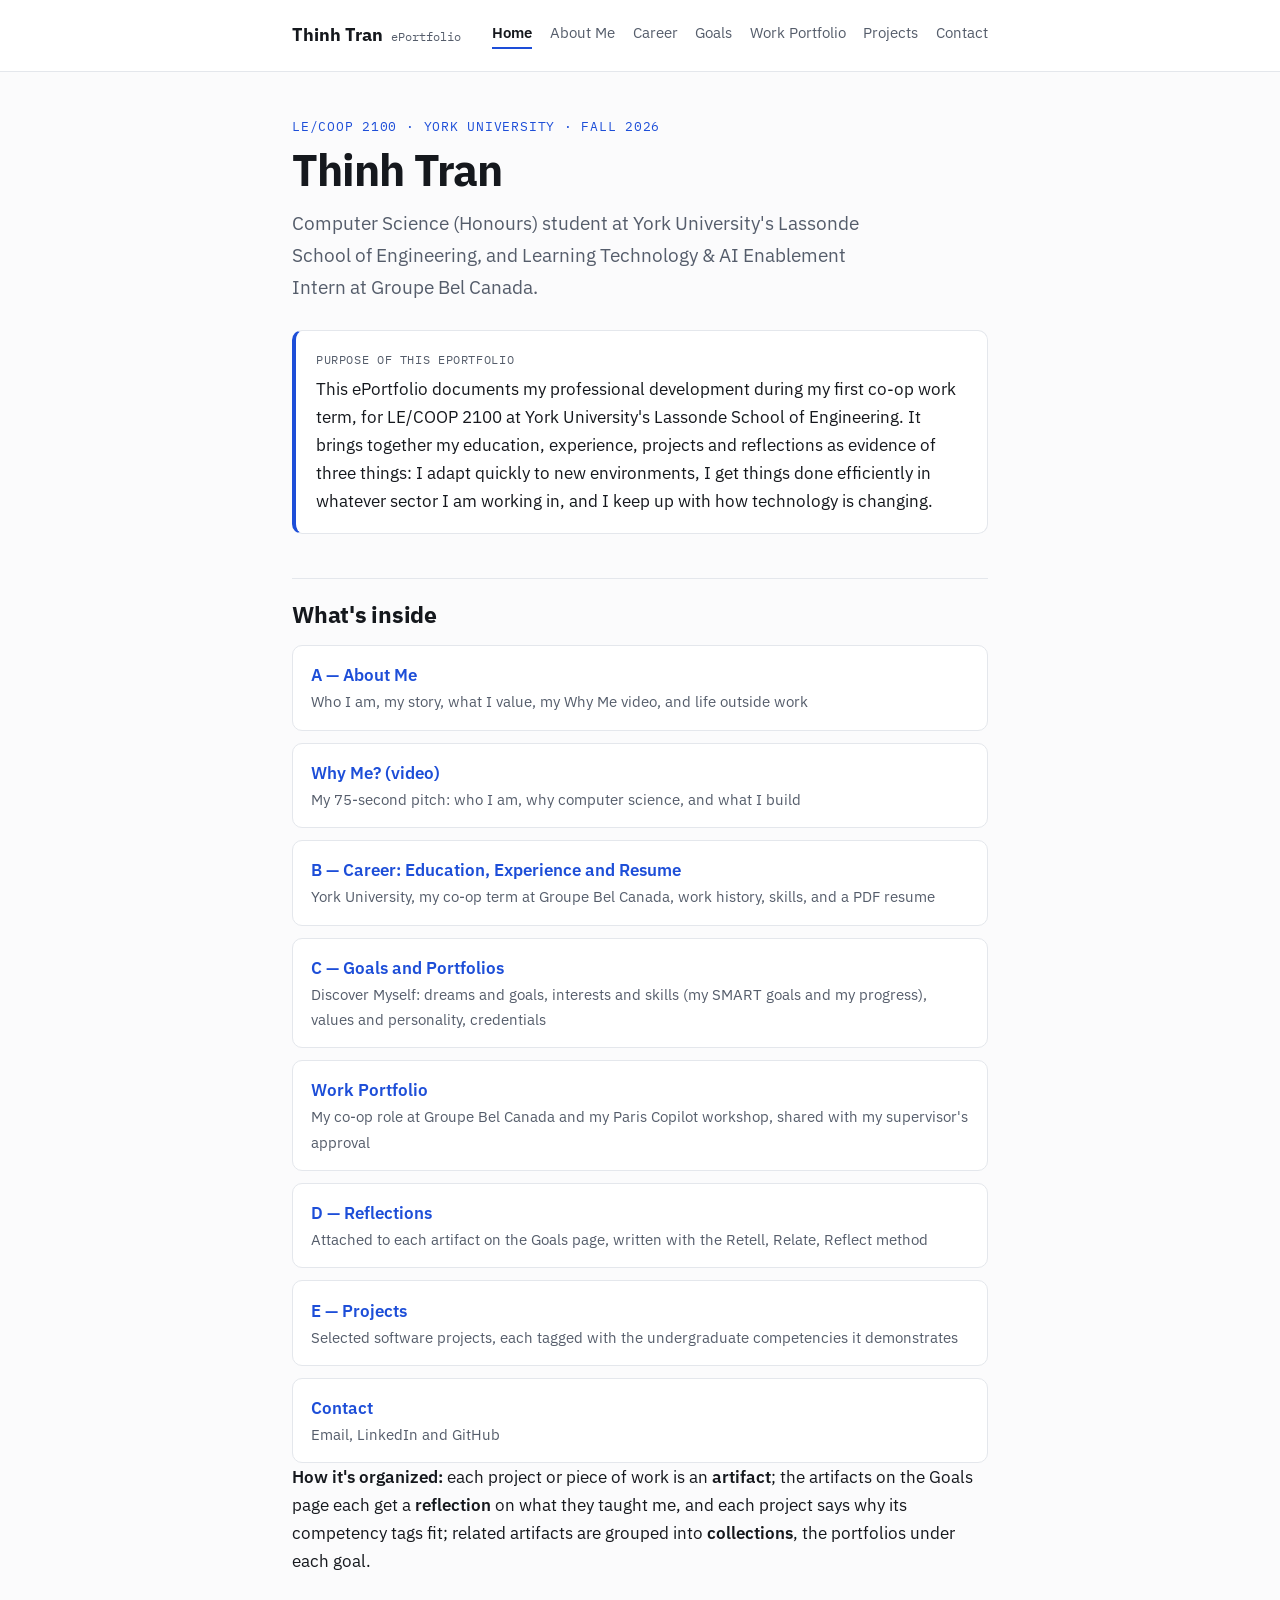
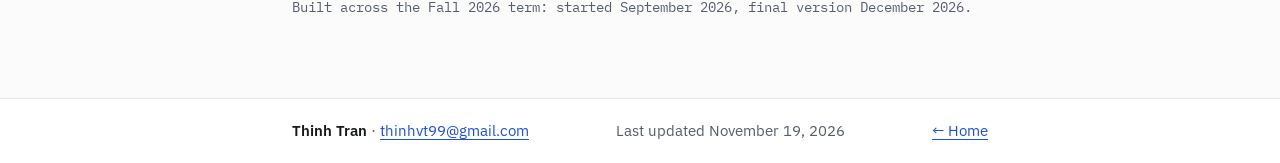
<file: docs/index.html>
<!doctype html>
<html lang="en">
<head>
<meta charset="utf-8">
<meta name="viewport" content="width=device-width, initial-scale=1">
<meta name="robots" content="noindex">
<title>Thinh Tran — ePortfolio</title>
<meta name="description" content="ePortfolio of Thinh Tran, Computer Science student at York University, documenting a first co-op work term.">
<link rel="preconnect" href="https://fonts.googleapis.com">
<link rel="preconnect" href="https://fonts.gstatic.com" crossorigin>
<link href="https://fonts.googleapis.com/css2?family=IBM+Plex+Mono:wght@400;500&family=IBM+Plex+Sans:wght@400;500;600;700&display=swap" rel="stylesheet">
<link rel="stylesheet" href="style.css">
</head>
<body class="page-index">
<a class="skip" href="#main">Skip to content</a>
<header class="site-header">
  <div class="wrap header-row">
    <a class="wordmark" href="index.html">Thinh Tran<span class="wordmark-sub">ePortfolio</span></a>
    <nav aria-label="Main">
      <ul class="nav">
        <li><a href="index.html" aria-current="page">Home</a></li>
        <li><a href="about.html">About Me</a></li>
        <li><a href="career.html">Career</a></li>
        <li><a href="goals.html">Goals</a></li>
        <li><a href="work-portfolio.html">Work Portfolio</a></li>
        <li><a href="projects.html">Projects</a></li>
        <li><a href="contact.html">Contact</a></li>
      </ul>
    </nav>
  </div>
</header>
<main id="main" class="wrap">
<p class="eyebrow">LE/COOP 2100 · York University · Fall 2026</p>
<h1 id="thinh-tran">Thinh Tran</h1>
<p class="lede">Computer Science (Honours) student at York University's Lassonde School of Engineering, and Learning Technology &amp; AI Enablement Intern at Groupe Bel Canada.</p>

<div class="purpose">
<p class="label">Purpose of this ePortfolio</p>
<p>This ePortfolio documents my professional development during my first co-op work term, for LE/COOP 2100 at York University's Lassonde School of Engineering. It brings together my education, experience, projects and reflections as evidence of three things: I adapt quickly to new environments, I get things done efficiently in whatever sector I am working in, and I keep up with how technology is changing.</p>
</div>
<h2 id="whats-inside">What's inside</h2>
<ul class="toc">
<li><a href="about.html"><span class="toc-title">A — About Me</span><span class="toc-desc">Who I am, my story, what I value, my Why Me video, and life outside work</span></a></li>
<li><a href="why-me.html"><span class="toc-title">Why Me? (video)</span><span class="toc-desc">My 75-second pitch: who I am, why computer science, and what I build</span></a></li>
<li><a href="career.html"><span class="toc-title">B — Career: Education, Experience and Resume</span><span class="toc-desc">York University, my co-op term at Groupe Bel Canada, work history, skills, and a PDF resume</span></a></li>
<li><a href="goals.html"><span class="toc-title">C — Goals and Portfolios</span><span class="toc-desc">Discover Myself: dreams and goals, interests and skills (my SMART goals and my progress), values and personality, credentials</span></a></li>
<li><a href="work-portfolio.html"><span class="toc-title">Work Portfolio</span><span class="toc-desc">My co-op role at Groupe Bel Canada and my Paris Copilot workshop, shared with my supervisor's approval</span></a></li>
<li><a href="goals.html"><span class="toc-title">D — Reflections</span><span class="toc-desc">Attached to each artifact on the Goals page, written with the Retell, Relate, Reflect method</span></a></li>
<li><a href="projects.html"><span class="toc-title">E — Projects</span><span class="toc-desc">Selected software projects, each tagged with the undergraduate competencies it demonstrates</span></a></li>
<li><a href="contact.html"><span class="toc-title">Contact</span><span class="toc-desc">Email, LinkedIn and GitHub</span></a></li>
</ul>

<p><strong>How it's organized:</strong> each project or piece of work is an <strong>artifact</strong>; the artifacts on the Goals page each get a <strong>reflection</strong> on what they taught me, and each project says why its competency tags fit; related artifacts are grouped into <strong>collections</strong>, the portfolios under each goal.</p>
<p class="status">Built across the Fall 2026 term: started September 2026, final version December 2026.</p>
</main>
<footer class="site-footer">
  <div class="wrap footer-row">
    <p><strong>Thinh Tran</strong> · <a href="mailto:thinhvt99@gmail.com">thinhvt99@gmail.com</a></p>
    <p class="updated">Last updated November 19, 2026</p>
    <p><a class="home-link" href="index.html">&larr; Home</a></p>
  </div>
</footer>
</body>
</html>
</file>
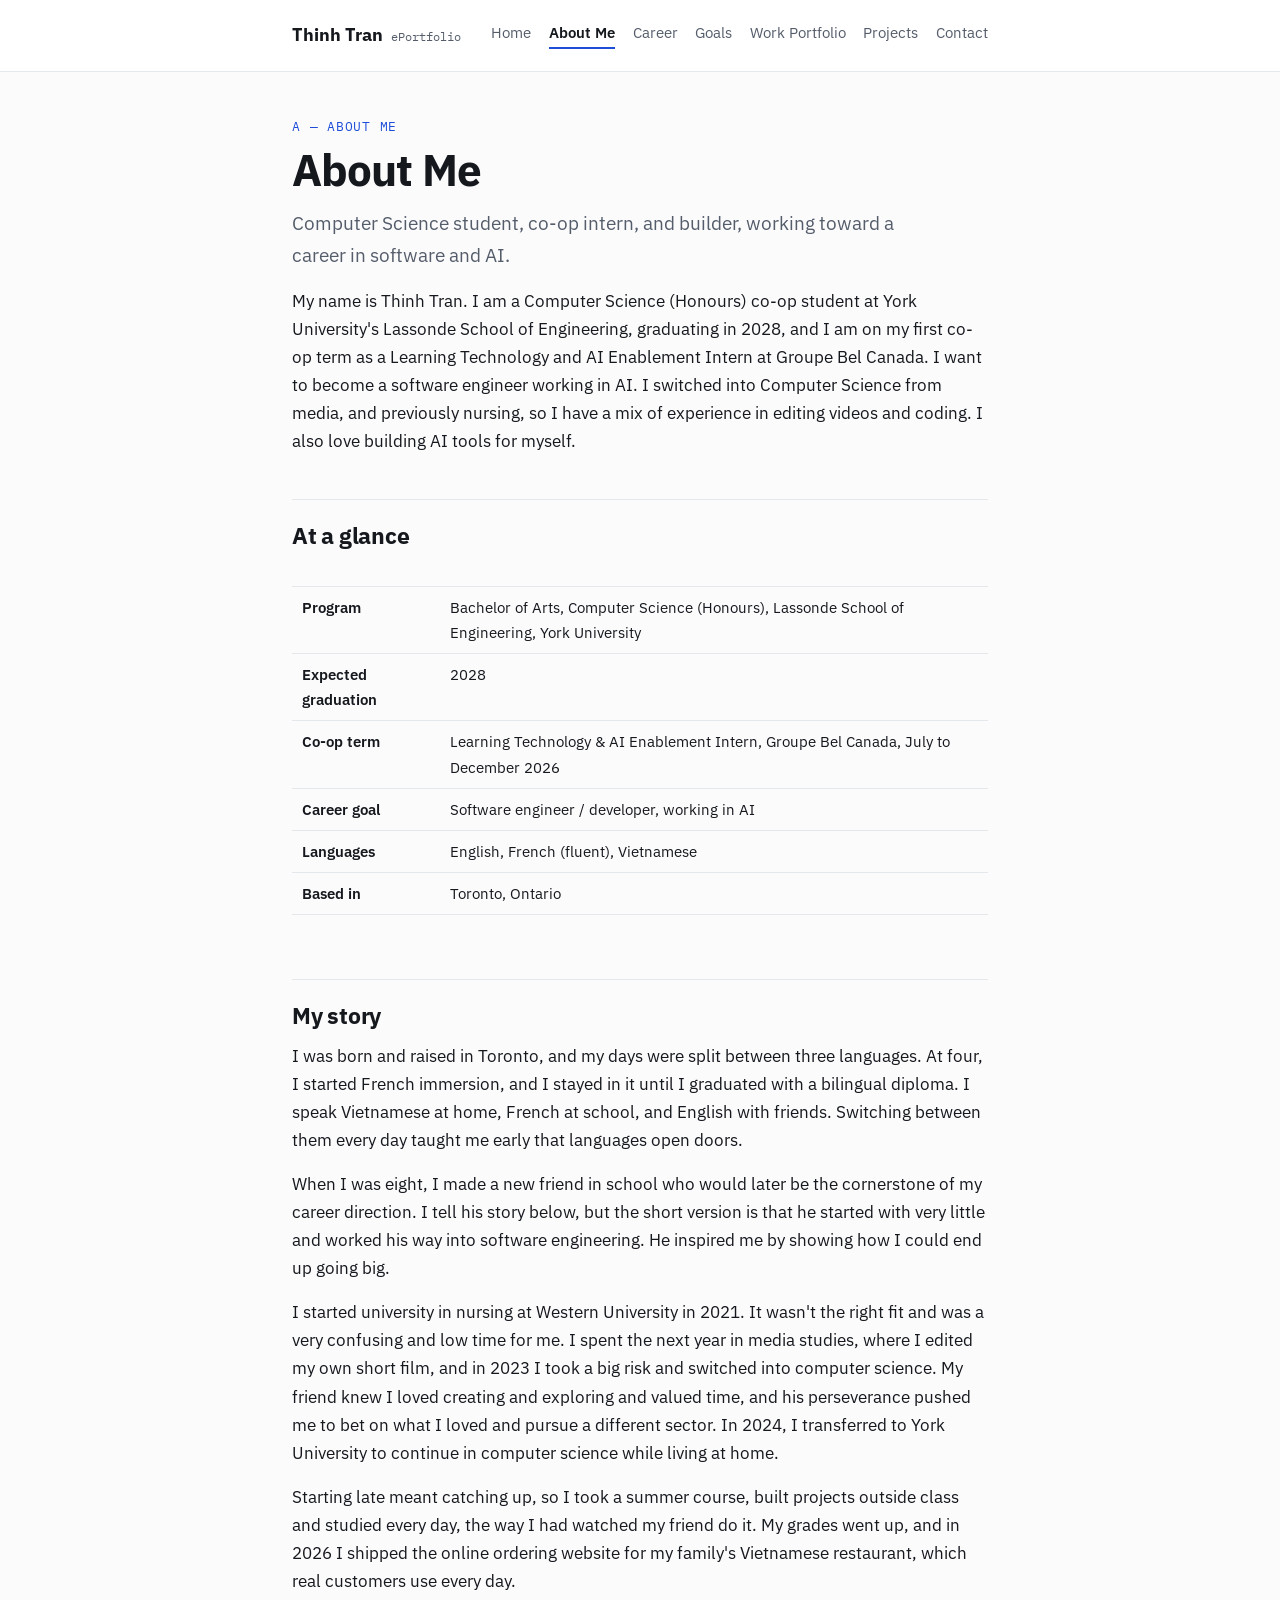
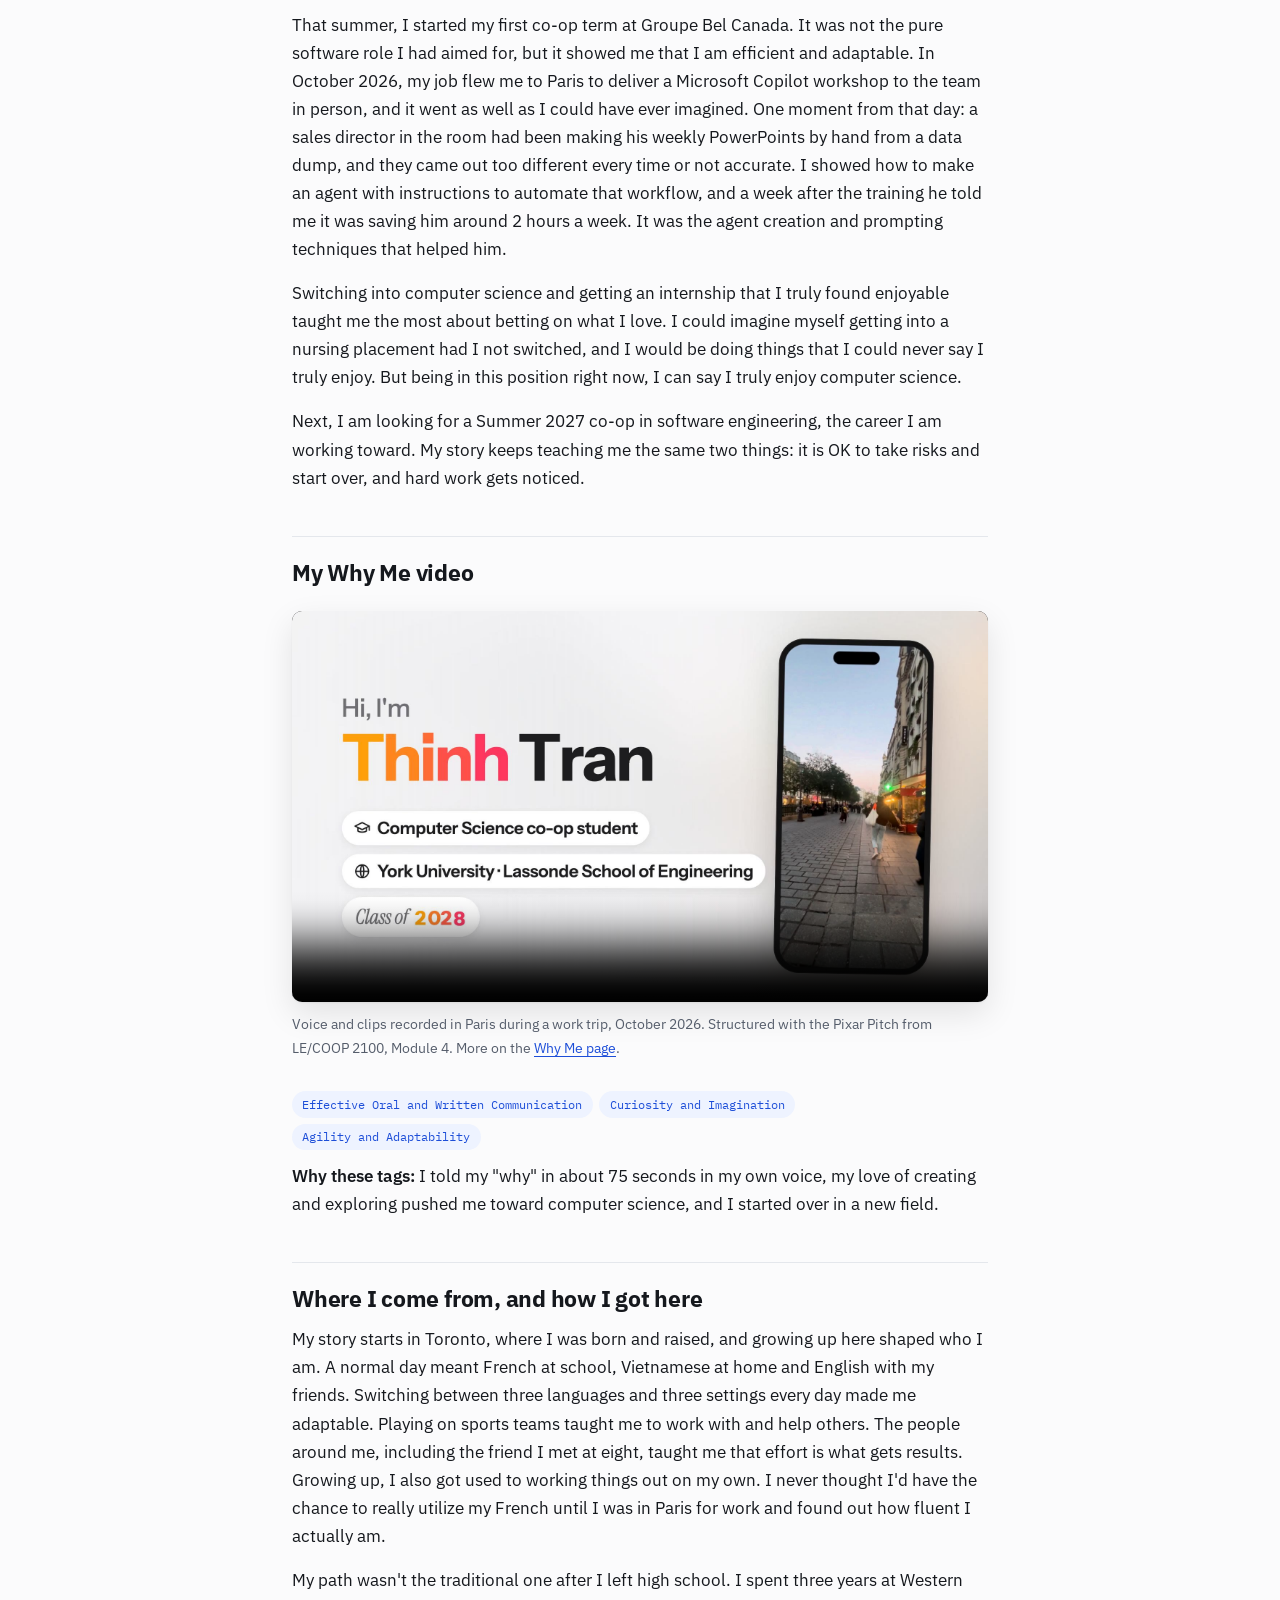
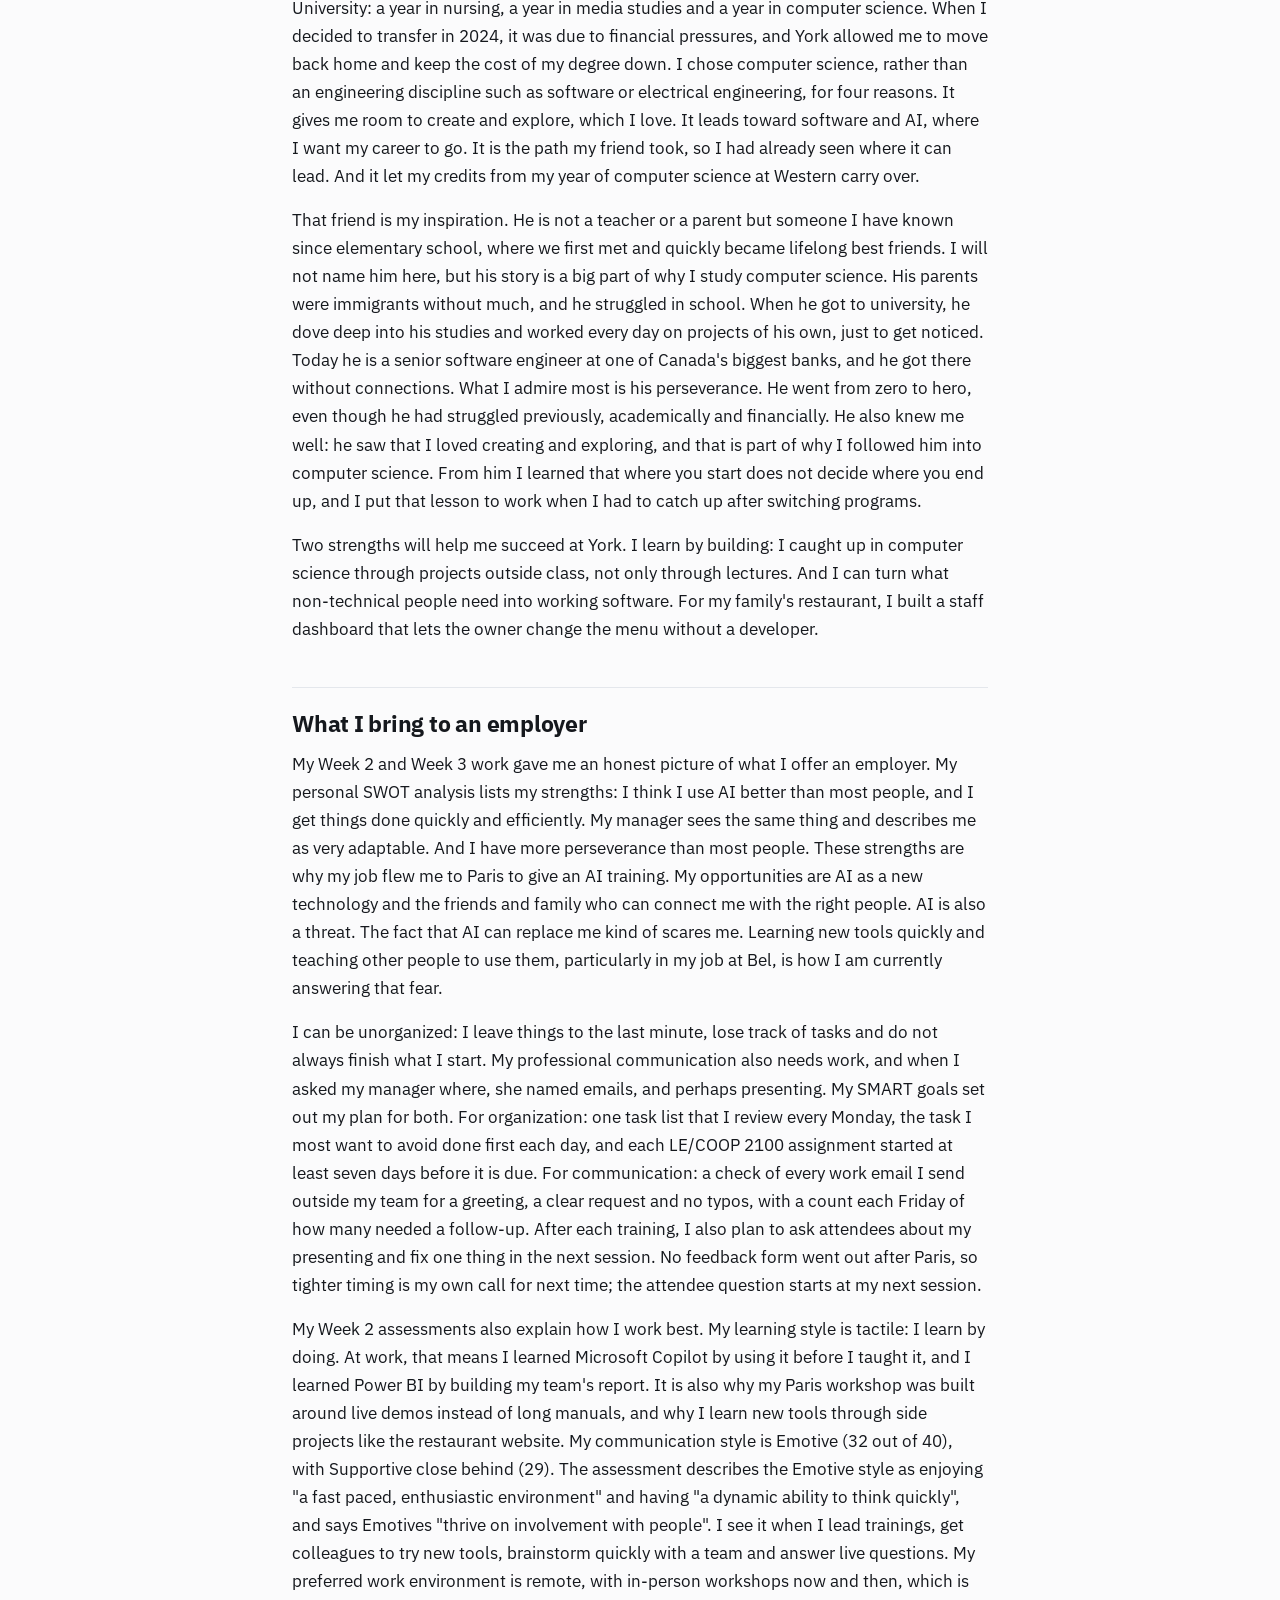
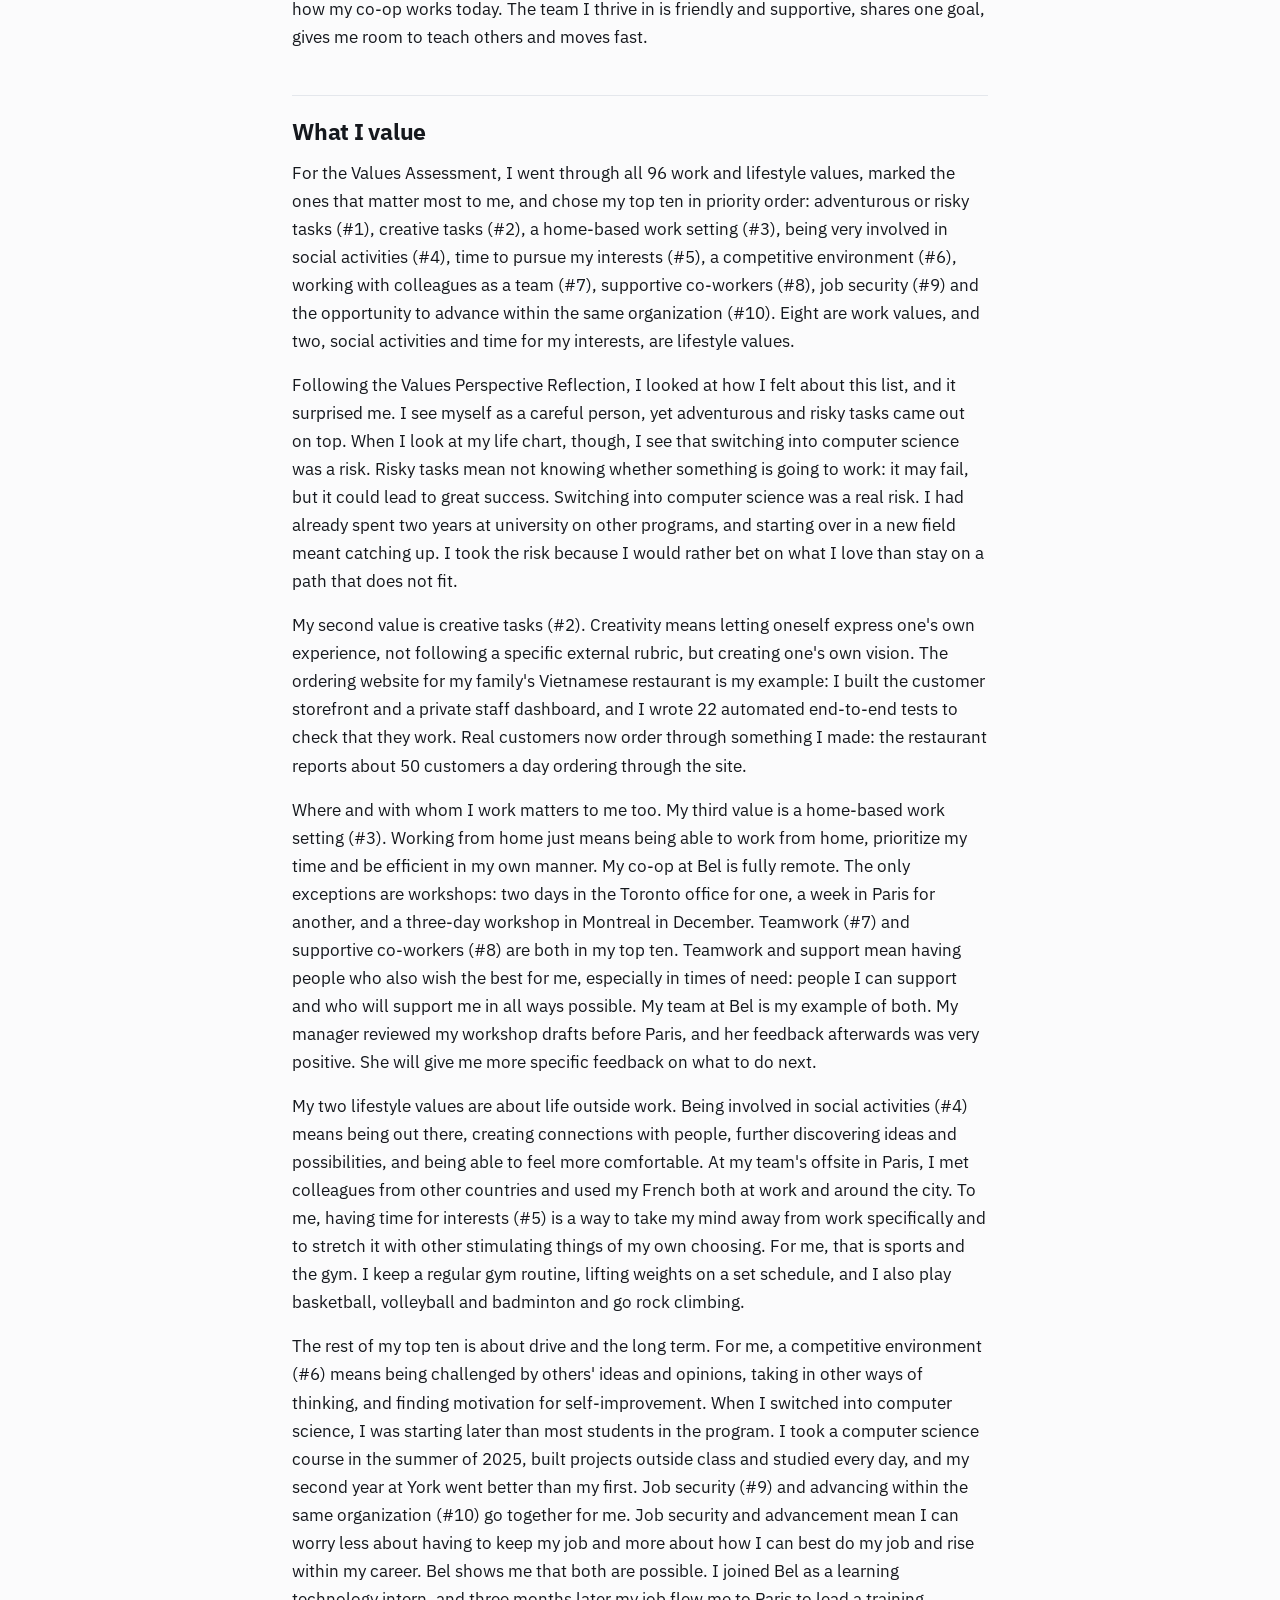
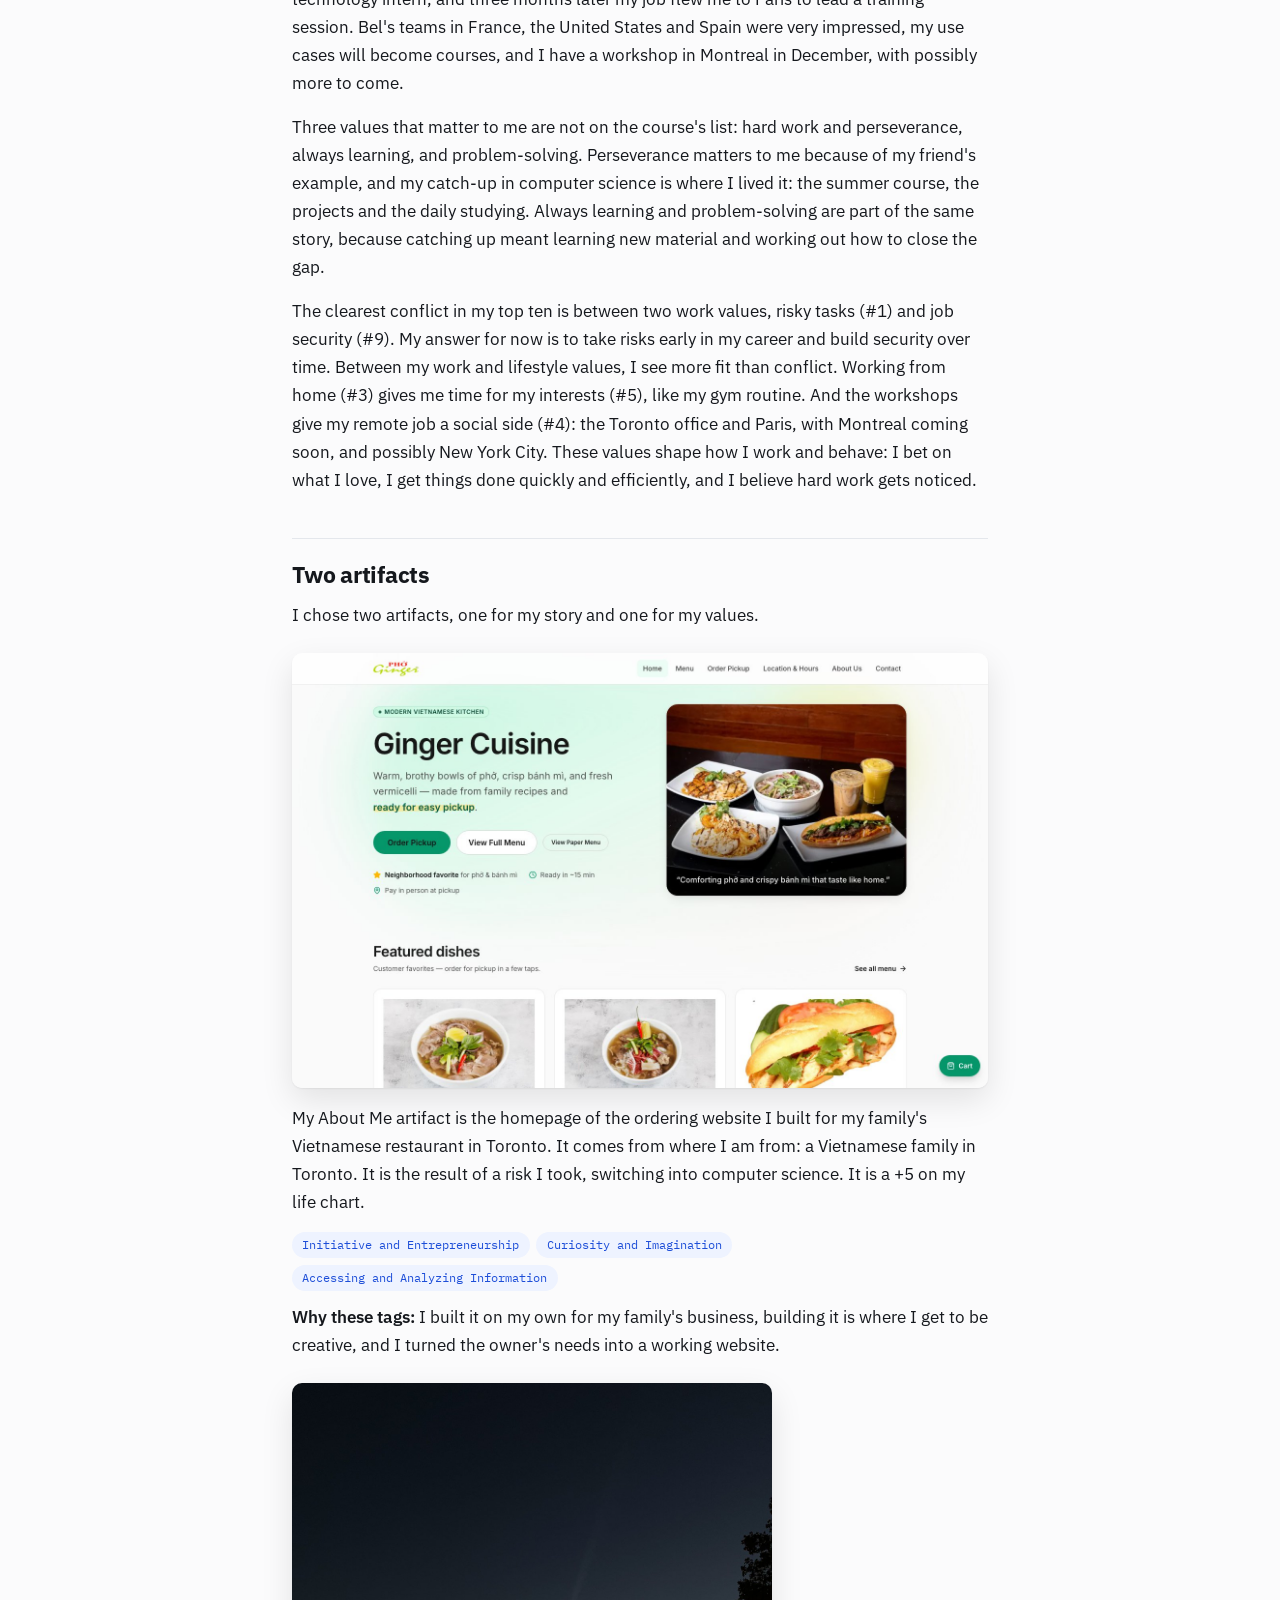
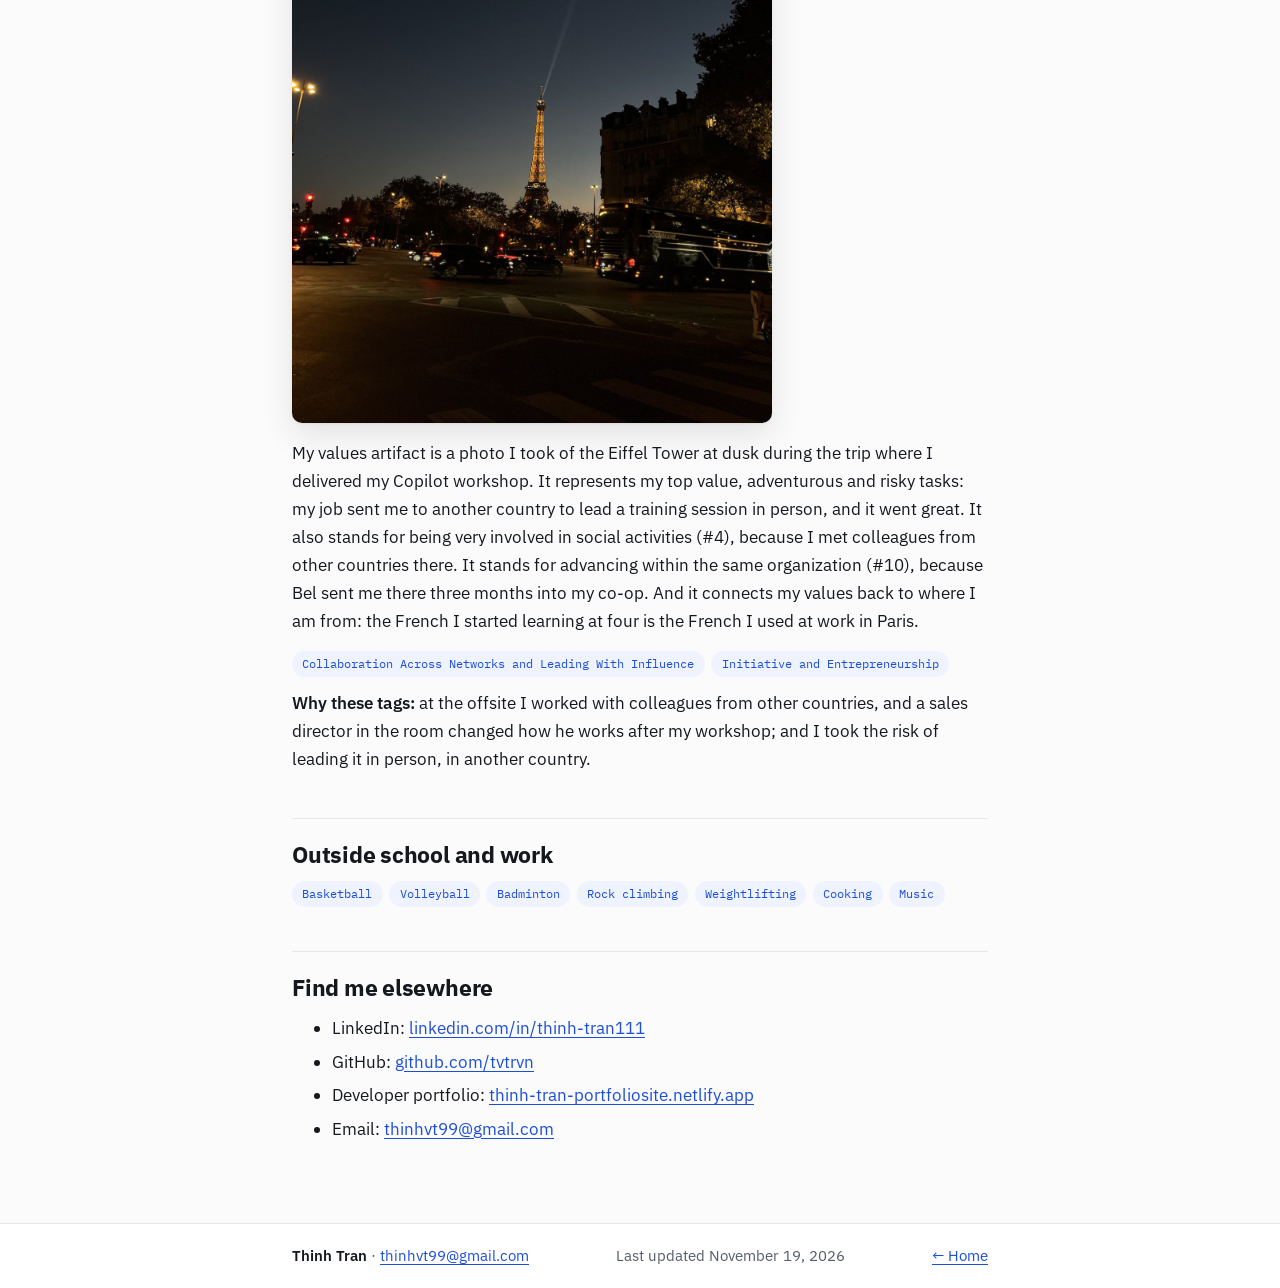
<file: docs/about.html>
<!doctype html>
<html lang="en">
<head>
<meta charset="utf-8">
<meta name="viewport" content="width=device-width, initial-scale=1">
<meta name="robots" content="noindex">
<title>About Me — Thinh Tran</title>
<meta name="description" content="About Thinh Tran: Computer Science student at York University, co-op intern, working toward a career in software and AI.">
<link rel="preconnect" href="https://fonts.googleapis.com">
<link rel="preconnect" href="https://fonts.gstatic.com" crossorigin>
<link href="https://fonts.googleapis.com/css2?family=IBM+Plex+Mono:wght@400;500&family=IBM+Plex+Sans:wght@400;500;600;700&display=swap" rel="stylesheet">
<link rel="stylesheet" href="style.css">
</head>
<body class="page-about">
<a class="skip" href="#main">Skip to content</a>
<header class="site-header">
  <div class="wrap header-row">
    <a class="wordmark" href="index.html">Thinh Tran<span class="wordmark-sub">ePortfolio</span></a>
    <nav aria-label="Main">
      <ul class="nav">
        <li><a href="index.html">Home</a></li>
        <li><a href="about.html" aria-current="page">About Me</a></li>
        <li><a href="career.html">Career</a></li>
        <li><a href="goals.html">Goals</a></li>
        <li><a href="work-portfolio.html">Work Portfolio</a></li>
        <li><a href="projects.html">Projects</a></li>
        <li><a href="contact.html">Contact</a></li>
      </ul>
    </nav>
  </div>
</header>
<main id="main" class="wrap">
<p class="eyebrow">A — About Me</p>
<h1 id="about-me">About Me</h1>
<p class="lede">Computer Science student, co-op intern, and builder, working toward a career in software and AI.</p>

<p>My name is Thinh Tran. I am a Computer Science (Honours) co-op student at York University's Lassonde School of Engineering, graduating in 2028, and I am on my first co-op term as a Learning Technology and AI Enablement Intern at Groupe Bel Canada. I want to become a software engineer working in AI. I switched into Computer Science from media, and previously nursing, so I have a mix of experience in editing videos and coding. I also love building AI tools for myself.</p>
<h2 id="at-a-glance">At a glance</h2>
<div class="table-scroll">
<table>
<thead>
<tr>
<th></th>
<th></th>
</tr>
</thead>
<tbody>
<tr>
<td><strong>Program</strong></td>
<td>Bachelor of Arts, Computer Science (Honours), Lassonde School of Engineering, York University</td>
</tr>
<tr>
<td><strong>Expected graduation</strong></td>
<td>2028</td>
</tr>
<tr>
<td><strong>Co-op term</strong></td>
<td>Learning Technology &amp; AI Enablement Intern, Groupe Bel Canada, July to December 2026</td>
</tr>
<tr>
<td><strong>Career goal</strong></td>
<td>Software engineer / developer, working in AI</td>
</tr>
<tr>
<td><strong>Languages</strong></td>
<td>English, French (fluent), Vietnamese</td>
</tr>
<tr>
<td><strong>Based in</strong></td>
<td>Toronto, Ontario</td>
</tr>
</tbody>
</table>
</div>
<h2 id="my-story">My story</h2>
<p>I was born and raised in Toronto, and my days were split between three languages. At four, I started French immersion, and I stayed in it until I graduated with a bilingual diploma. I speak Vietnamese at home, French at school, and English with friends. Switching between them every day taught me early that languages open doors.</p>
<p>When I was eight, I made a new friend in school who would later be the cornerstone of my career direction. I tell his story below, but the short version is that he started with very little and worked his way into software engineering. He inspired me by showing how I could end up going big.</p>
<p>I started university in nursing at Western University in 2021. It wasn't the right fit and was a very confusing and low time for me. I spent the next year in media studies, where I edited my own short film, and in 2023 I took a big risk and switched into computer science. My friend knew I loved creating and exploring and valued time, and his perseverance pushed me to bet on what I loved and pursue a different sector. In 2024, I transferred to York University to continue in computer science while living at home.</p>
<p>Starting late meant catching up, so I took a summer course, built projects outside class and studied every day, the way I had watched my friend do it. My grades went up, and in 2026 I shipped the online ordering website for my family's Vietnamese restaurant, which real customers use every day.</p>
<p>That summer, I started my first co-op term at Groupe Bel Canada. It was not the pure software role I had aimed for, but it showed me that I am efficient and adaptable. In October 2026, my job flew me to Paris to deliver a Microsoft Copilot workshop to the team in person, and it went as well as I could have ever imagined. One moment from that day: a sales director in the room had been making his weekly PowerPoints by hand from a data dump, and they came out too different every time or not accurate. I showed how to make an agent with instructions to automate that workflow, and a week after the training he told me it was saving him around 2 hours a week. It was the agent creation and prompting techniques that helped him.</p>
<p>Switching into computer science and getting an internship that I truly found enjoyable taught me the most about betting on what I love. I could imagine myself getting into a nursing placement had I not switched, and I would be doing things that I could never say I truly enjoy. But being in this position right now, I can say I truly enjoy computer science.</p>
<p>Next, I am looking for a Summer 2027 co-op in software engineering, the career I am working toward. My story keeps teaching me the same two things: it is OK to take risks and start over, and hard work gets noticed.</p>
<h2 id="my-why-me-video">My Why Me video</h2>
<figure class="video">
<video controls playsinline preload="metadata" poster="media/why-me-poster.jpg" width="1920" height="1080">
<source src="media/why-me.mp4" type="video/mp4">
<track kind="captions" src="media/why-me.vtt" srclang="en" label="English" default>
</video>
<figcaption>Voice and clips recorded in Paris during a work trip, October 2026. Structured with the Pixar Pitch from LE/COOP 2100, Module 4. More on the <a href="why-me.html">Why Me page</a>.</figcaption>
</figure>

<ul class="tags"><li>Effective Oral and Written Communication</li><li>Curiosity and Imagination</li><li>Agility and Adaptability</li></ul>

<p><strong>Why these tags:</strong> I told my "why" in about 75 seconds in my own voice, my love of creating and exploring pushed me toward computer science, and I started over in a new field.</p>
<h2 id="where-i-come-from-and-how-i-got-here">Where I come from, and how I got here</h2>
<p>My story starts in Toronto, where I was born and raised, and growing up here shaped who I am. A normal day meant French at school, Vietnamese at home and English with my friends. Switching between three languages and three settings every day made me adaptable. Playing on sports teams taught me to work with and help others. The people around me, including the friend I met at eight, taught me that effort is what gets results. Growing up, I also got used to working things out on my own. I never thought I'd have the chance to really utilize my French until I was in Paris for work and found out how fluent I actually am.</p>
<p>My path wasn't the traditional one after I left high school. I spent three years at Western University: a year in nursing, a year in media studies and a year in computer science. When I decided to transfer in 2024, it was due to financial pressures, and York allowed me to move back home and keep the cost of my degree down. I chose computer science, rather than an engineering discipline such as software or electrical engineering, for four reasons. It gives me room to create and explore, which I love. It leads toward software and AI, where I want my career to go. It is the path my friend took, so I had already seen where it can lead. And it let my credits from my year of computer science at Western carry over.</p>
<p>That friend is my inspiration. He is not a teacher or a parent but someone I have known since elementary school, where we first met and quickly became lifelong best friends. I will not name him here, but his story is a big part of why I study computer science. His parents were immigrants without much, and he struggled in school. When he got to university, he dove deep into his studies and worked every day on projects of his own, just to get noticed. Today he is a senior software engineer at one of Canada's biggest banks, and he got there without connections. What I admire most is his perseverance. He went from zero to hero, even though he had struggled previously, academically and financially. He also knew me well: he saw that I loved creating and exploring, and that is part of why I followed him into computer science. From him I learned that where you start does not decide where you end up, and I put that lesson to work when I had to catch up after switching programs.</p>
<p>Two strengths will help me succeed at York. I learn by building: I caught up in computer science through projects outside class, not only through lectures. And I can turn what non-technical people need into working software. For my family's restaurant, I built a staff dashboard that lets the owner change the menu without a developer.</p>
<h2 id="what-i-bring-to-an-employer">What I bring to an employer</h2>
<p>My Week 2 and Week 3 work gave me an honest picture of what I offer an employer. My personal SWOT analysis lists my strengths: I think I use AI better than most people, and I get things done quickly and efficiently. My manager sees the same thing and describes me as very adaptable. And I have more perseverance than most people. These strengths are why my job flew me to Paris to give an AI training. My opportunities are AI as a new technology and the friends and family who can connect me with the right people. AI is also a threat. The fact that AI can replace me kind of scares me. Learning new tools quickly and teaching other people to use them, particularly in my job at Bel, is how I am currently answering that fear.</p>
<p>I can be unorganized: I leave things to the last minute, lose track of tasks and do not always finish what I start. My professional communication also needs work, and when I asked my manager where, she named emails, and perhaps presenting. My SMART goals set out my plan for both. For organization: one task list that I review every Monday, the task I most want to avoid done first each day, and each LE/COOP 2100 assignment started at least seven days before it is due. For communication: a check of every work email I send outside my team for a greeting, a clear request and no typos, with a count each Friday of how many needed a follow-up. After each training, I also plan to ask attendees about my presenting and fix one thing in the next session. No feedback form went out after Paris, so tighter timing is my own call for next time; the attendee question starts at my next session.</p>
<p>My Week 2 assessments also explain how I work best. My learning style is tactile: I learn by doing. At work, that means I learned Microsoft Copilot by using it before I taught it, and I learned Power BI by building my team's report. It is also why my Paris workshop was built around live demos instead of long manuals, and why I learn new tools through side projects like the restaurant website. My communication style is Emotive (32 out of 40), with Supportive close behind (29). The assessment describes the Emotive style as enjoying "a fast paced, enthusiastic environment" and having "a dynamic ability to think quickly", and says Emotives "thrive on involvement with people". I see it when I lead trainings, get colleagues to try new tools, brainstorm quickly with a team and answer live questions. My preferred work environment is remote, with in-person workshops now and then, which is how my co-op works today. The team I thrive in is friendly and supportive, shares one goal, gives me room to teach others and moves fast.</p>
<h2 id="what-i-value">What I value</h2>
<p>For the Values Assessment, I went through all 96 work and lifestyle values, marked the ones that matter most to me, and chose my top ten in priority order: adventurous or risky tasks (#1), creative tasks (#2), a home-based work setting (#3), being very involved in social activities (#4), time to pursue my interests (#5), a competitive environment (#6), working with colleagues as a team (#7), supportive co-workers (#8), job security (#9) and the opportunity to advance within the same organization (#10). Eight are work values, and two, social activities and time for my interests, are lifestyle values.</p>
<p>Following the Values Perspective Reflection, I looked at how I felt about this list, and it surprised me. I see myself as a careful person, yet adventurous and risky tasks came out on top. When I look at my life chart, though, I see that switching into computer science was a risk. Risky tasks mean not knowing whether something is going to work: it may fail, but it could lead to great success. Switching into computer science was a real risk. I had already spent two years at university on other programs, and starting over in a new field meant catching up. I took the risk because I would rather bet on what I love than stay on a path that does not fit.</p>
<p>My second value is creative tasks (#2). Creativity means letting oneself express one's own experience, not following a specific external rubric, but creating one's own vision. The ordering website for my family's Vietnamese restaurant is my example: I built the customer storefront and a private staff dashboard, and I wrote 22 automated end-to-end tests to check that they work. Real customers now order through something I made: the restaurant reports about 50 customers a day ordering through the site.</p>
<p>Where and with whom I work matters to me too. My third value is a home-based work setting (#3). Working from home just means being able to work from home, prioritize my time and be efficient in my own manner. My co-op at Bel is fully remote. The only exceptions are workshops: two days in the Toronto office for one, a week in Paris for another, and a three-day workshop in Montreal in December. Teamwork (#7) and supportive co-workers (#8) are both in my top ten. Teamwork and support mean having people who also wish the best for me, especially in times of need: people I can support and who will support me in all ways possible. My team at Bel is my example of both. My manager reviewed my workshop drafts before Paris, and her feedback afterwards was very positive. She will give me more specific feedback on what to do next.</p>
<p>My two lifestyle values are about life outside work. Being involved in social activities (#4) means being out there, creating connections with people, further discovering ideas and possibilities, and being able to feel more comfortable. At my team's offsite in Paris, I met colleagues from other countries and used my French both at work and around the city. To me, having time for interests (#5) is a way to take my mind away from work specifically and to stretch it with other stimulating things of my own choosing. For me, that is sports and the gym. I keep a regular gym routine, lifting weights on a set schedule, and I also play basketball, volleyball and badminton and go rock climbing.</p>
<p>The rest of my top ten is about drive and the long term. For me, a competitive environment (#6) means being challenged by others' ideas and opinions, taking in other ways of thinking, and finding motivation for self-improvement. When I switched into computer science, I was starting later than most students in the program. I took a computer science course in the summer of 2025, built projects outside class and studied every day, and my second year at York went better than my first. Job security (#9) and advancing within the same organization (#10) go together for me. Job security and advancement mean I can worry less about having to keep my job and more about how I can best do my job and rise within my career. Bel shows me that both are possible. I joined Bel as a learning technology intern, and three months later my job flew me to Paris to lead a training session. Bel's teams in France, the United States and Spain were very impressed, my use cases will become courses, and I have a workshop in Montreal in December, with possibly more to come.</p>
<p>Three values that matter to me are not on the course's list: hard work and perseverance, always learning, and problem-solving. Perseverance matters to me because of my friend's example, and my catch-up in computer science is where I lived it: the summer course, the projects and the daily studying. Always learning and problem-solving are part of the same story, because catching up meant learning new material and working out how to close the gap.</p>
<p>The clearest conflict in my top ten is between two work values, risky tasks (#1) and job security (#9). My answer for now is to take risks early in my career and build security over time. Between my work and lifestyle values, I see more fit than conflict. Working from home (#3) gives me time for my interests (#5), like my gym routine. And the workshops give my remote job a social side (#4): the Toronto office and Paris, with Montreal coming soon, and possibly New York City. These values shape how I work and behave: I bet on what I love, I get things done quickly and efficiently, and I believe hard work gets noticed.</p>
<h2 id="two-artifacts">Two artifacts</h2>
<p>I chose two artifacts, one for my story and one for my values.</p>
<figure class="photo">
<img src="media/gingercuisine-home.jpg" alt="The homepage of gingercuisine.ca, the ordering website I built for my family's restaurant" loading="lazy">
</figure>

<p>My About Me artifact is the homepage of the ordering website I built for my family's Vietnamese restaurant in Toronto. It comes from where I am from: a Vietnamese family in Toronto. It is the result of a risk I took, switching into computer science. It is a +5 on my life chart.</p>
<ul class="tags"><li>Initiative and Entrepreneurship</li><li>Curiosity and Imagination</li><li>Accessing and Analyzing Information</li></ul>

<p><strong>Why these tags:</strong> I built it on my own for my family's business, building it is where I get to be creative, and I turned the owner's needs into a working website.</p>
<figure class="photo">
<img src="media/paris-eiffel-dusk.jpg" alt="The Eiffel Tower at dusk, photographed during my October 2026 work trip" loading="lazy">
</figure>

<p>My values artifact is a photo I took of the Eiffel Tower at dusk during the trip where I delivered my Copilot workshop. It represents my top value, adventurous and risky tasks: my job sent me to another country to lead a training session in person, and it went great. It also stands for being very involved in social activities (#4), because I met colleagues from other countries there. It stands for advancing within the same organization (#10), because Bel sent me there three months into my co-op. And it connects my values back to where I am from: the French I started learning at four is the French I used at work in Paris.</p>
<ul class="tags"><li>Collaboration Across Networks and Leading With Influence</li><li>Initiative and Entrepreneurship</li></ul>

<p><strong>Why these tags:</strong> at the offsite I worked with colleagues from other countries, and a sales director in the room changed how he works after my workshop; and I took the risk of leading it in person, in another country.</p>
<h2 id="outside-school-and-work">Outside school and work</h2>
<ul class="tags">
<li>Basketball</li><li>Volleyball</li><li>Badminton</li><li>Rock climbing</li><li>Weightlifting</li><li>Cooking</li><li>Music</li>
</ul>

<h2 id="find-me-elsewhere">Find me elsewhere</h2>
<ul>
<li>LinkedIn: <a href="https://www.linkedin.com/in/thinh-tran111">linkedin.com/in/thinh-tran111</a></li>
<li>GitHub: <a href="https://github.com/tvtrvn">github.com/tvtrvn</a></li>
<li>Developer portfolio: <a href="https://thinh-tran-portfoliosite.netlify.app">thinh-tran-portfoliosite.netlify.app</a></li>
<li>Email: <a href="mailto:thinhvt99@gmail.com">thinhvt99@gmail.com</a></li>
</ul>
</main>
<footer class="site-footer">
  <div class="wrap footer-row">
    <p><strong>Thinh Tran</strong> · <a href="mailto:thinhvt99@gmail.com">thinhvt99@gmail.com</a></p>
    <p class="updated">Last updated November 19, 2026</p>
    <p><a class="home-link" href="index.html">&larr; Home</a></p>
  </div>
</footer>
</body>
</html>
</file>
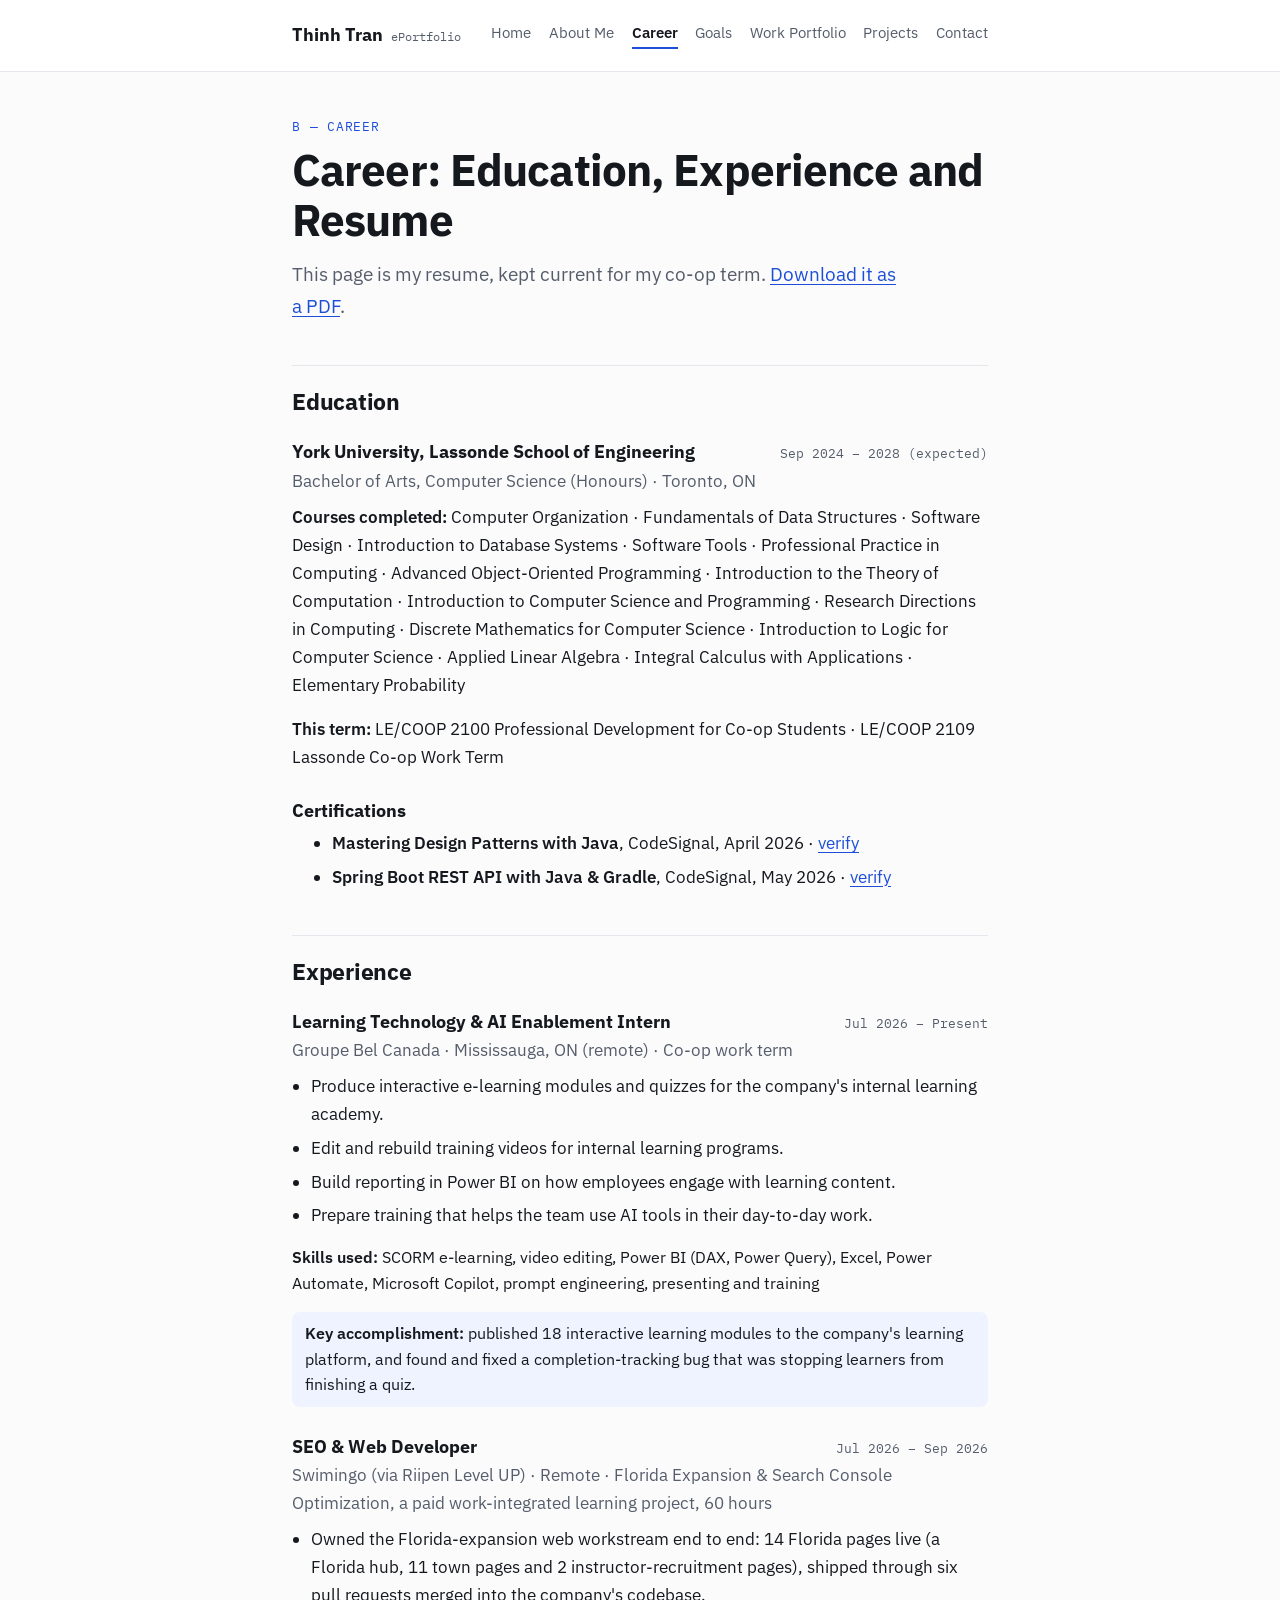
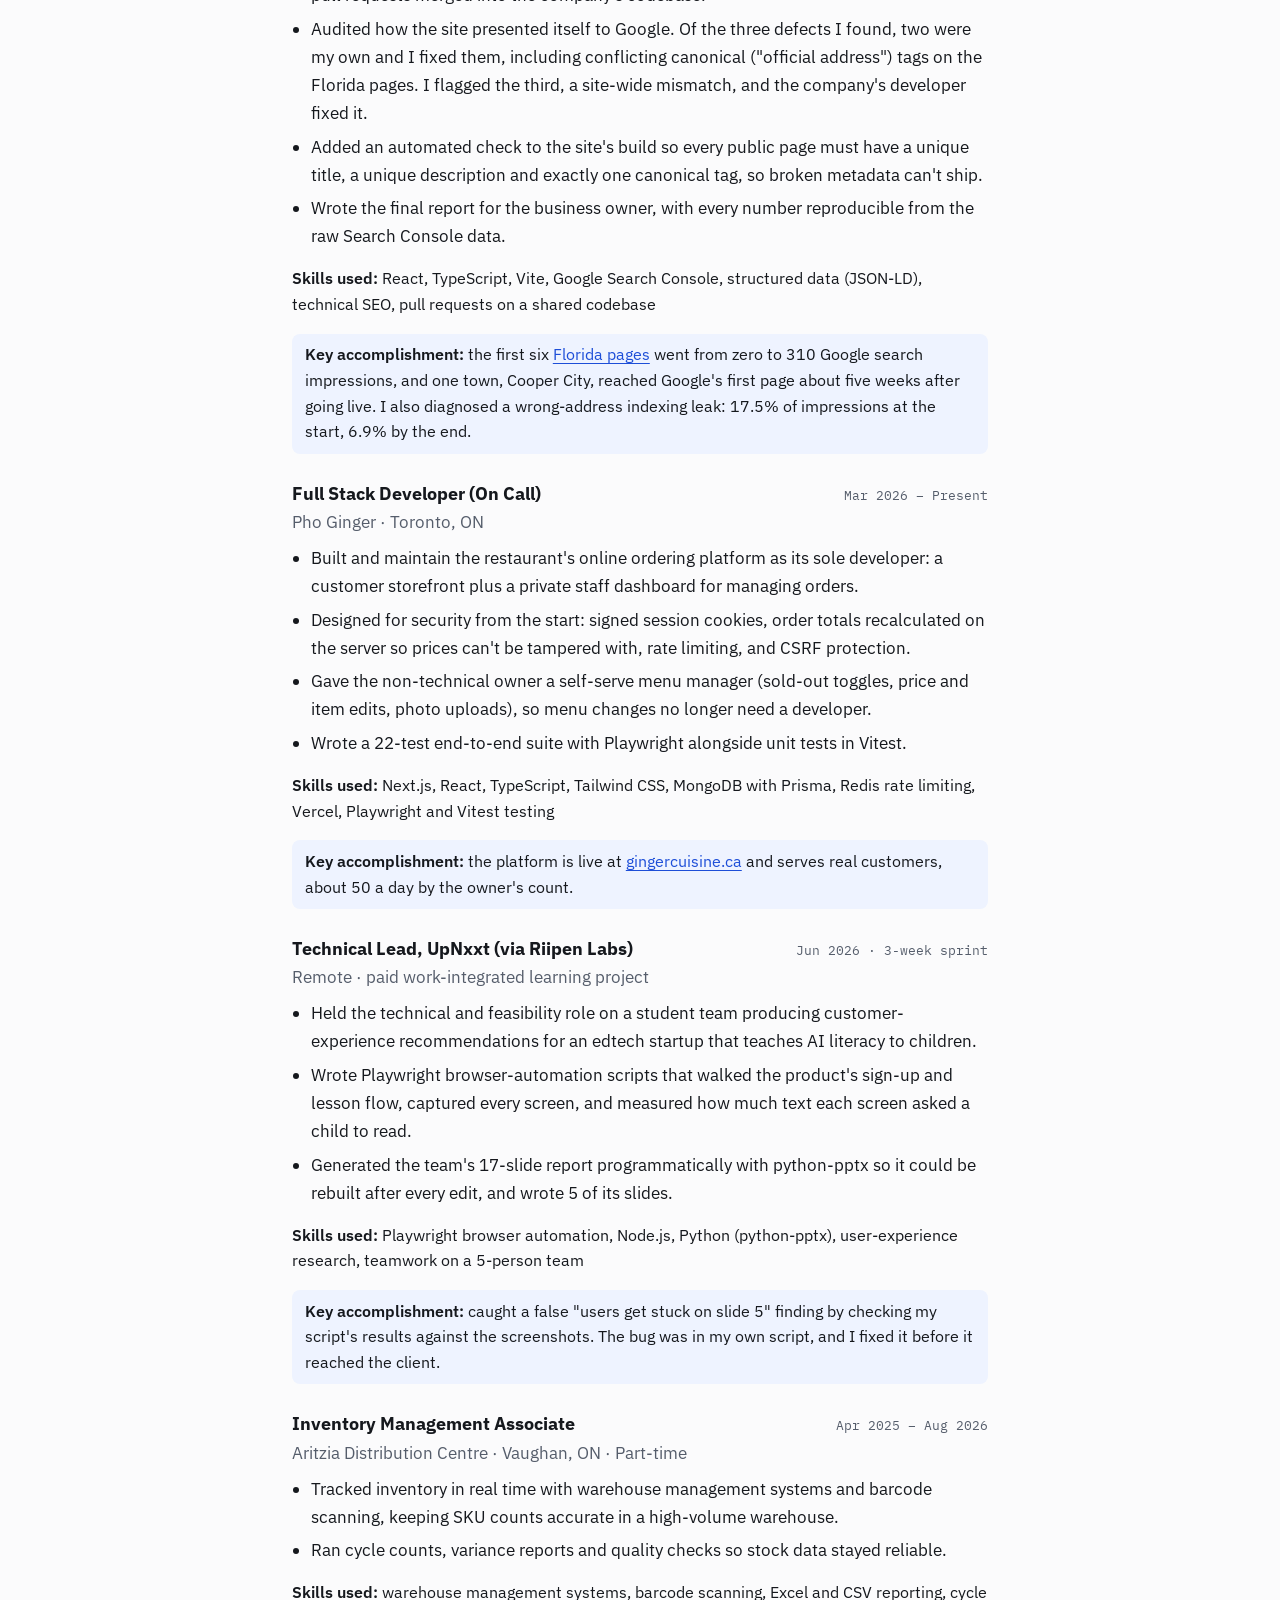
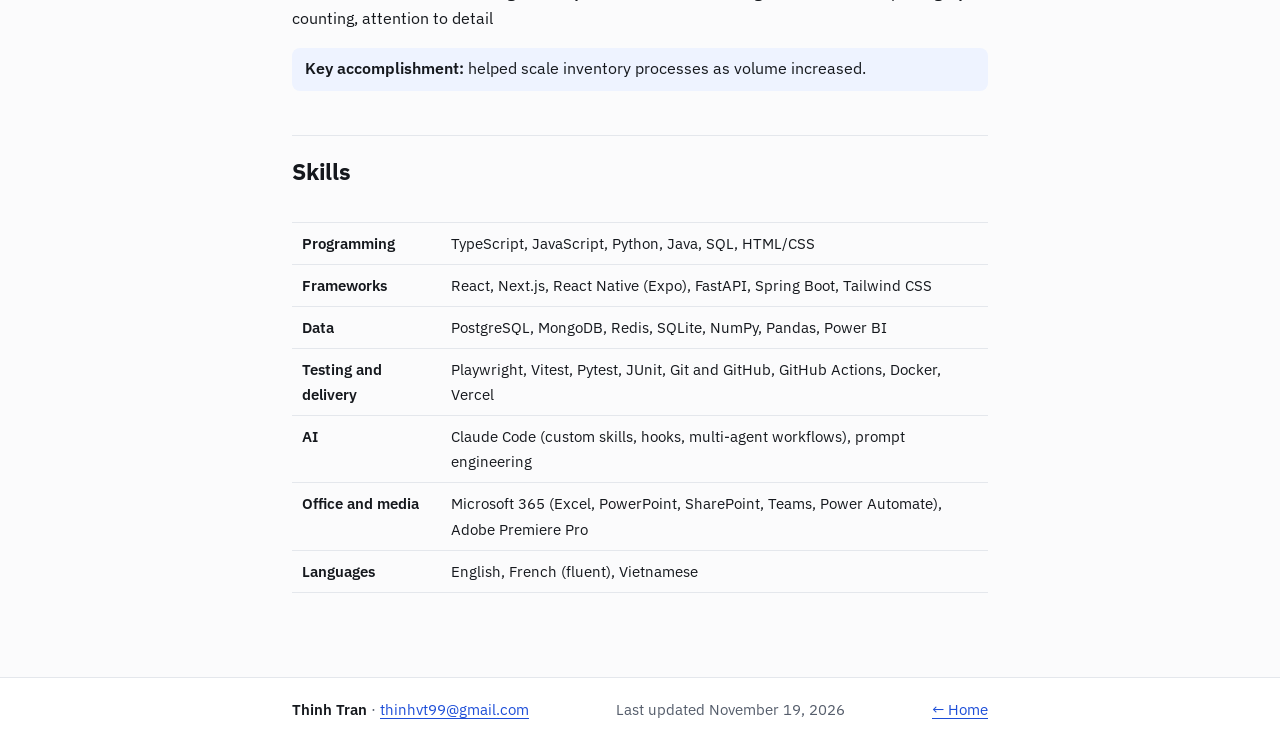
<file: docs/career.html>
<!doctype html>
<html lang="en">
<head>
<meta charset="utf-8">
<meta name="viewport" content="width=device-width, initial-scale=1">
<meta name="robots" content="noindex">
<title>Career — Thinh Tran</title>
<meta name="description" content="Education, experience, skills and resume of Thinh Tran.">
<link rel="preconnect" href="https://fonts.googleapis.com">
<link rel="preconnect" href="https://fonts.gstatic.com" crossorigin>
<link href="https://fonts.googleapis.com/css2?family=IBM+Plex+Mono:wght@400;500&family=IBM+Plex+Sans:wght@400;500;600;700&display=swap" rel="stylesheet">
<link rel="stylesheet" href="style.css">
</head>
<body class="page-career">
<a class="skip" href="#main">Skip to content</a>
<header class="site-header">
  <div class="wrap header-row">
    <a class="wordmark" href="index.html">Thinh Tran<span class="wordmark-sub">ePortfolio</span></a>
    <nav aria-label="Main">
      <ul class="nav">
        <li><a href="index.html">Home</a></li>
        <li><a href="about.html">About Me</a></li>
        <li><a href="career.html" aria-current="page">Career</a></li>
        <li><a href="goals.html">Goals</a></li>
        <li><a href="work-portfolio.html">Work Portfolio</a></li>
        <li><a href="projects.html">Projects</a></li>
        <li><a href="contact.html">Contact</a></li>
      </ul>
    </nav>
  </div>
</header>
<main id="main" class="wrap">
<p class="eyebrow">B — Career</p>
<div class="print-only">
<h1 id="thinh-tran">Thinh Tran</h1>
<p>thinhvt99@gmail.com · linkedin.com/in/thinh-tran111 · github.com/tvtrvn · Toronto, ON</p>
</div>
<div class="no-print">
<h1 id="career-education-experience-and-resume">Career: Education, Experience and Resume</h1>
<p class="lede">This page is my resume, kept current for my co-op term. <a href="resume.pdf">Download it as a PDF</a>.</p>
</div>
<h2 id="education">Education</h2>
<div class="entry">
<div class="entry-head"><h3>York University, Lassonde School of Engineering</h3><span class="entry-meta">Sep 2024 – 2028 (expected)</span></div>
<p class="entry-org">Bachelor of Arts, Computer Science (Honours) · Toronto, ON</p>
<p><strong>Courses completed:</strong> Computer Organization · Fundamentals of Data Structures · Software Design · Introduction to Database Systems · Software Tools · Professional Practice in Computing · Advanced Object-Oriented Programming · Introduction to the Theory of Computation · Introduction to Computer Science and Programming · Research Directions in Computing · Discrete Mathematics for Computer Science · Introduction to Logic for Computer Science · Applied Linear Algebra · Integral Calculus with Applications · Elementary Probability</p>
<p><strong>This term:</strong> LE/COOP 2100 Professional Development for Co-op Students · LE/COOP 2109 Lassonde Co-op Work Term</p>
</div>
<h3 id="certifications">Certifications</h3>
<ul>
<li><strong>Mastering Design Patterns with Java</strong>, CodeSignal, April 2026 · <a href="https://codesignal.com/learn/certificates/cmi5b4a3k003kjy04h90j6fip/course-paths/85">verify</a></li>
<li><strong>Spring Boot REST API with Java &amp; Gradle</strong>, CodeSignal, May 2026 · <a href="https://codesignal.com/learn/certificates/cmi5b4a3k003kjy04h90j6fip/course-paths/107">verify</a></li>
</ul>
<h2 id="experience">Experience</h2>
<div class="entry">
<div class="entry-head"><h3>Learning Technology &amp; AI Enablement Intern</h3><span class="entry-meta">Jul 2026 – Present</span></div>
<p class="entry-org">Groupe Bel Canada · Mississauga, ON (remote) · Co-op work term</p>
<ul>
<li>Produce interactive e-learning modules and quizzes for the company's internal learning academy.</li>
<li>Edit and rebuild training videos for internal learning programs.</li>
<li>Build reporting in Power BI on how employees engage with learning content.</li>
<li>Prepare training that helps the team use AI tools in their day-to-day work.</li>
</ul>
<p class="skills-used"><strong>Skills used:</strong> SCORM e-learning, video editing, Power BI (DAX, Power Query), Excel, Power Automate, Microsoft Copilot, prompt engineering, presenting and training</p>
<p class="accomplishment"><strong>Key accomplishment:</strong> published 18 interactive learning modules to the company's learning platform, and found and fixed a completion-tracking bug that was stopping learners from finishing a quiz.</p>
</div>
<div class="entry">
<div class="entry-head"><h3>SEO &amp; Web Developer</h3><span class="entry-meta">Jul 2026 – Sep 2026</span></div>
<p class="entry-org">Swimingo (via Riipen Level UP) · Remote · Florida Expansion &amp; Search Console Optimization, a paid work-integrated learning project, 60 hours</p>
<ul>
<li>Owned the Florida-expansion web workstream end to end: 14 Florida pages live (a Florida hub, 11 town pages and 2 instructor-recruitment pages), shipped through six pull requests merged into the company's codebase.</li>
<li>Audited how the site presented itself to Google. Of the three defects I found, two were my own and I fixed them, including conflicting canonical ("official address") tags on the Florida pages. I flagged the third, a site-wide mismatch, and the company's developer fixed it.</li>
<li>Added an automated check to the site's build so every public page must have a unique title, a unique description and exactly one canonical tag, so broken metadata can't ship.</li>
<li>Wrote the final report for the business owner, with every number reproducible from the raw Search Console data.</li>
</ul>
<p class="skills-used"><strong>Skills used:</strong> React, TypeScript, Vite, Google Search Console, structured data (JSON-LD), technical SEO, pull requests on a shared codebase</p>
<p class="accomplishment"><strong>Key accomplishment:</strong> the first six <a href="https://www.swimingo.com/swim-lessons/fl">Florida pages</a> went from zero to 310 Google search impressions, and one town, Cooper City, reached Google's first page about five weeks after going live. I also diagnosed a wrong-address indexing leak: 17.5% of impressions at the start, 6.9% by the end.</p>
</div>
<div class="entry">
<div class="entry-head"><h3>Full Stack Developer (On Call)</h3><span class="entry-meta">Mar 2026 – Present</span></div>
<p class="entry-org">Pho Ginger · Toronto, ON</p>
<ul>
<li>Built and maintain the restaurant's online ordering platform as its sole developer: a customer storefront plus a private staff dashboard for managing orders.</li>
<li>Designed for security from the start: signed session cookies, order totals recalculated on the server so prices can't be tampered with, rate limiting, and CSRF protection.</li>
<li>Gave the non-technical owner a self-serve menu manager (sold-out toggles, price and item edits, photo uploads), so menu changes no longer need a developer.</li>
<li>Wrote a 22-test end-to-end suite with Playwright alongside unit tests in Vitest.</li>
</ul>
<p class="skills-used"><strong>Skills used:</strong> Next.js, React, TypeScript, Tailwind CSS, MongoDB with Prisma, Redis rate limiting, Vercel, Playwright and Vitest testing</p>
<p class="accomplishment"><strong>Key accomplishment:</strong> the platform is live at <a href="https://gingercuisine.ca">gingercuisine.ca</a> and serves real customers, about 50 a day by the owner's count.</p>
</div>
<div class="entry">
<div class="entry-head"><h3>Technical Lead, UpNxxt (via Riipen Labs)</h3><span class="entry-meta">Jun 2026 · 3-week sprint</span></div>
<p class="entry-org">Remote · paid work-integrated learning project</p>
<ul>
<li>Held the technical and feasibility role on a student team producing customer-experience recommendations for an edtech startup that teaches AI literacy to children.</li>
<li>Wrote Playwright browser-automation scripts that walked the product's sign-up and lesson flow, captured every screen, and measured how much text each screen asked a child to read.</li>
<li>Generated the team's 17-slide report programmatically with python-pptx so it could be rebuilt after every edit, and wrote 5 of its slides.</li>
</ul>
<p class="skills-used"><strong>Skills used:</strong> Playwright browser automation, Node.js, Python (python-pptx), user-experience research, teamwork on a 5-person team</p>
<p class="accomplishment"><strong>Key accomplishment:</strong> caught a false "users get stuck on slide 5" finding by checking my script's results against the screenshots. The bug was in my own script, and I fixed it before it reached the client.</p>
</div>
<div class="entry">
<div class="entry-head"><h3>Inventory Management Associate</h3><span class="entry-meta">Apr 2025 – Aug 2026</span></div>
<p class="entry-org">Aritzia Distribution Centre · Vaughan, ON · Part-time</p>
<ul>
<li>Tracked inventory in real time with warehouse management systems and barcode scanning, keeping SKU counts accurate in a high-volume warehouse.</li>
<li>Ran cycle counts, variance reports and quality checks so stock data stayed reliable.</li>
</ul>
<p class="skills-used"><strong>Skills used:</strong> warehouse management systems, barcode scanning, Excel and CSV reporting, cycle counting, attention to detail</p>
<p class="accomplishment"><strong>Key accomplishment:</strong> helped scale inventory processes as volume increased.</p>
</div>
<h2 id="skills">Skills</h2>
<div class="table-scroll">
<table>
<thead>
<tr>
<th></th>
<th></th>
</tr>
</thead>
<tbody>
<tr>
<td><strong>Programming</strong></td>
<td>TypeScript, JavaScript, Python, Java, SQL, HTML/CSS</td>
</tr>
<tr>
<td><strong>Frameworks</strong></td>
<td>React, Next.js, React Native (Expo), FastAPI, Spring Boot, Tailwind CSS</td>
</tr>
<tr>
<td><strong>Data</strong></td>
<td>PostgreSQL, MongoDB, Redis, SQLite, NumPy, Pandas, Power BI</td>
</tr>
<tr>
<td><strong>Testing and delivery</strong></td>
<td>Playwright, Vitest, Pytest, JUnit, Git and GitHub, GitHub Actions, Docker, Vercel</td>
</tr>
<tr>
<td><strong>AI</strong></td>
<td>Claude Code (custom skills, hooks, multi-agent workflows), prompt engineering</td>
</tr>
<tr>
<td><strong>Office and media</strong></td>
<td>Microsoft 365 (Excel, PowerPoint, SharePoint, Teams, Power Automate), Adobe Premiere Pro</td>
</tr>
<tr>
<td><strong>Languages</strong></td>
<td>English, French (fluent), Vietnamese</td>
</tr>
</tbody>
</table>
</div>
</main>
<footer class="site-footer">
  <div class="wrap footer-row">
    <p><strong>Thinh Tran</strong> · <a href="mailto:thinhvt99@gmail.com">thinhvt99@gmail.com</a></p>
    <p class="updated">Last updated November 19, 2026</p>
    <p><a class="home-link" href="index.html">&larr; Home</a></p>
  </div>
</footer>
</body>
</html>
</file>
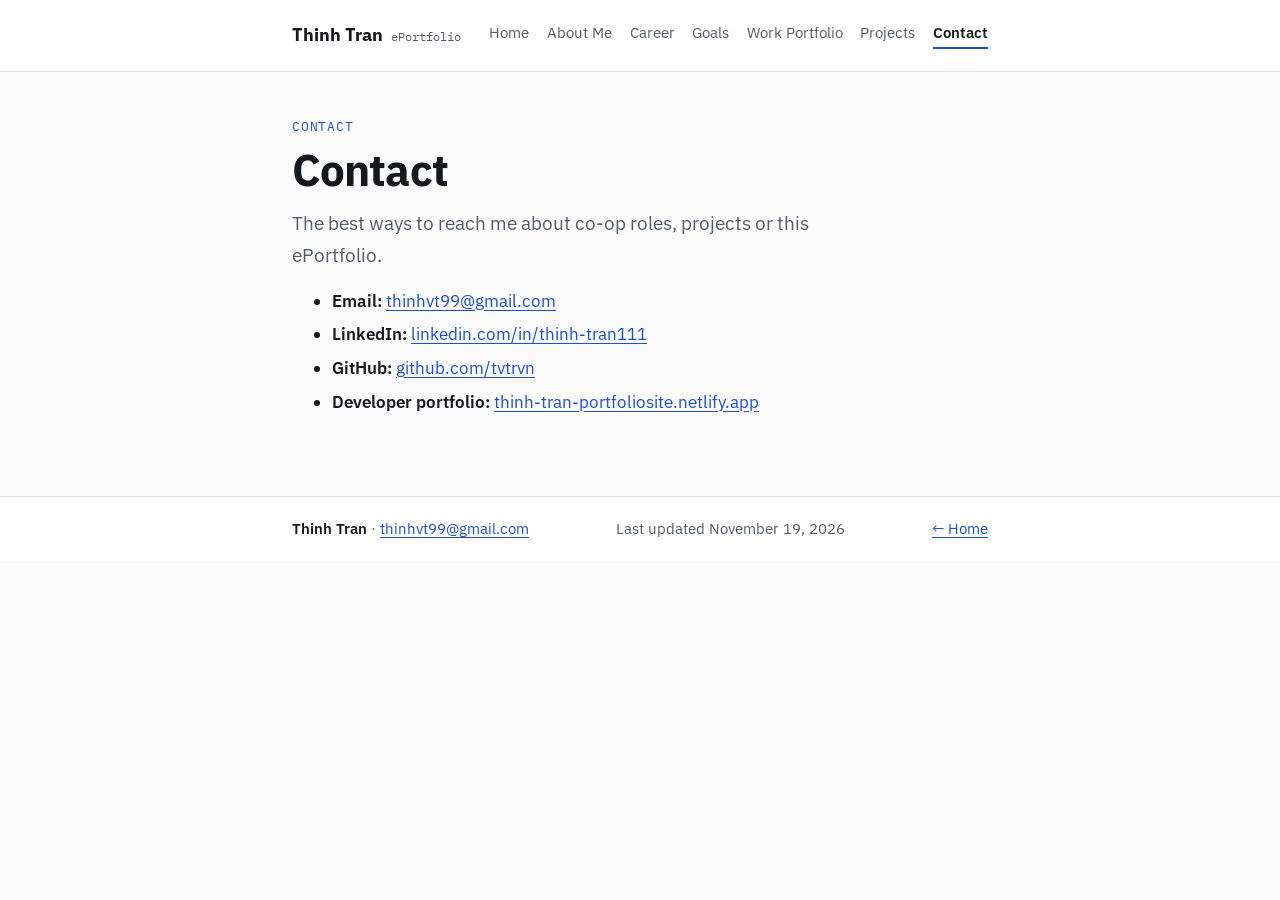
<file: docs/contact.html>
<!doctype html>
<html lang="en">
<head>
<meta charset="utf-8">
<meta name="viewport" content="width=device-width, initial-scale=1">
<meta name="robots" content="noindex">
<title>Contact — Thinh Tran</title>
<meta name="description" content="How to reach Thinh Tran: email, LinkedIn and GitHub.">
<link rel="preconnect" href="https://fonts.googleapis.com">
<link rel="preconnect" href="https://fonts.gstatic.com" crossorigin>
<link href="https://fonts.googleapis.com/css2?family=IBM+Plex+Mono:wght@400;500&family=IBM+Plex+Sans:wght@400;500;600;700&display=swap" rel="stylesheet">
<link rel="stylesheet" href="style.css">
</head>
<body class="page-contact">
<a class="skip" href="#main">Skip to content</a>
<header class="site-header">
  <div class="wrap header-row">
    <a class="wordmark" href="index.html">Thinh Tran<span class="wordmark-sub">ePortfolio</span></a>
    <nav aria-label="Main">
      <ul class="nav">
        <li><a href="index.html">Home</a></li>
        <li><a href="about.html">About Me</a></li>
        <li><a href="career.html">Career</a></li>
        <li><a href="goals.html">Goals</a></li>
        <li><a href="work-portfolio.html">Work Portfolio</a></li>
        <li><a href="projects.html">Projects</a></li>
        <li><a href="contact.html" aria-current="page">Contact</a></li>
      </ul>
    </nav>
  </div>
</header>
<main id="main" class="wrap">
<p class="eyebrow">Contact</p>
<h1 id="contact">Contact</h1>
<p class="lede">The best ways to reach me about co-op roles, projects or this ePortfolio.</p>

<ul>
<li><strong>Email:</strong> <a href="mailto:thinhvt99@gmail.com">thinhvt99@gmail.com</a></li>
<li><strong>LinkedIn:</strong> <a href="https://www.linkedin.com/in/thinh-tran111">linkedin.com/in/thinh-tran111</a></li>
<li><strong>GitHub:</strong> <a href="https://github.com/tvtrvn">github.com/tvtrvn</a></li>
<li><strong>Developer portfolio:</strong> <a href="https://thinh-tran-portfoliosite.netlify.app">thinh-tran-portfoliosite.netlify.app</a></li>
</ul>
</main>
<footer class="site-footer">
  <div class="wrap footer-row">
    <p><strong>Thinh Tran</strong> · <a href="mailto:thinhvt99@gmail.com">thinhvt99@gmail.com</a></p>
    <p class="updated">Last updated November 19, 2026</p>
    <p><a class="home-link" href="index.html">&larr; Home</a></p>
  </div>
</footer>
</body>
</html>
</file>
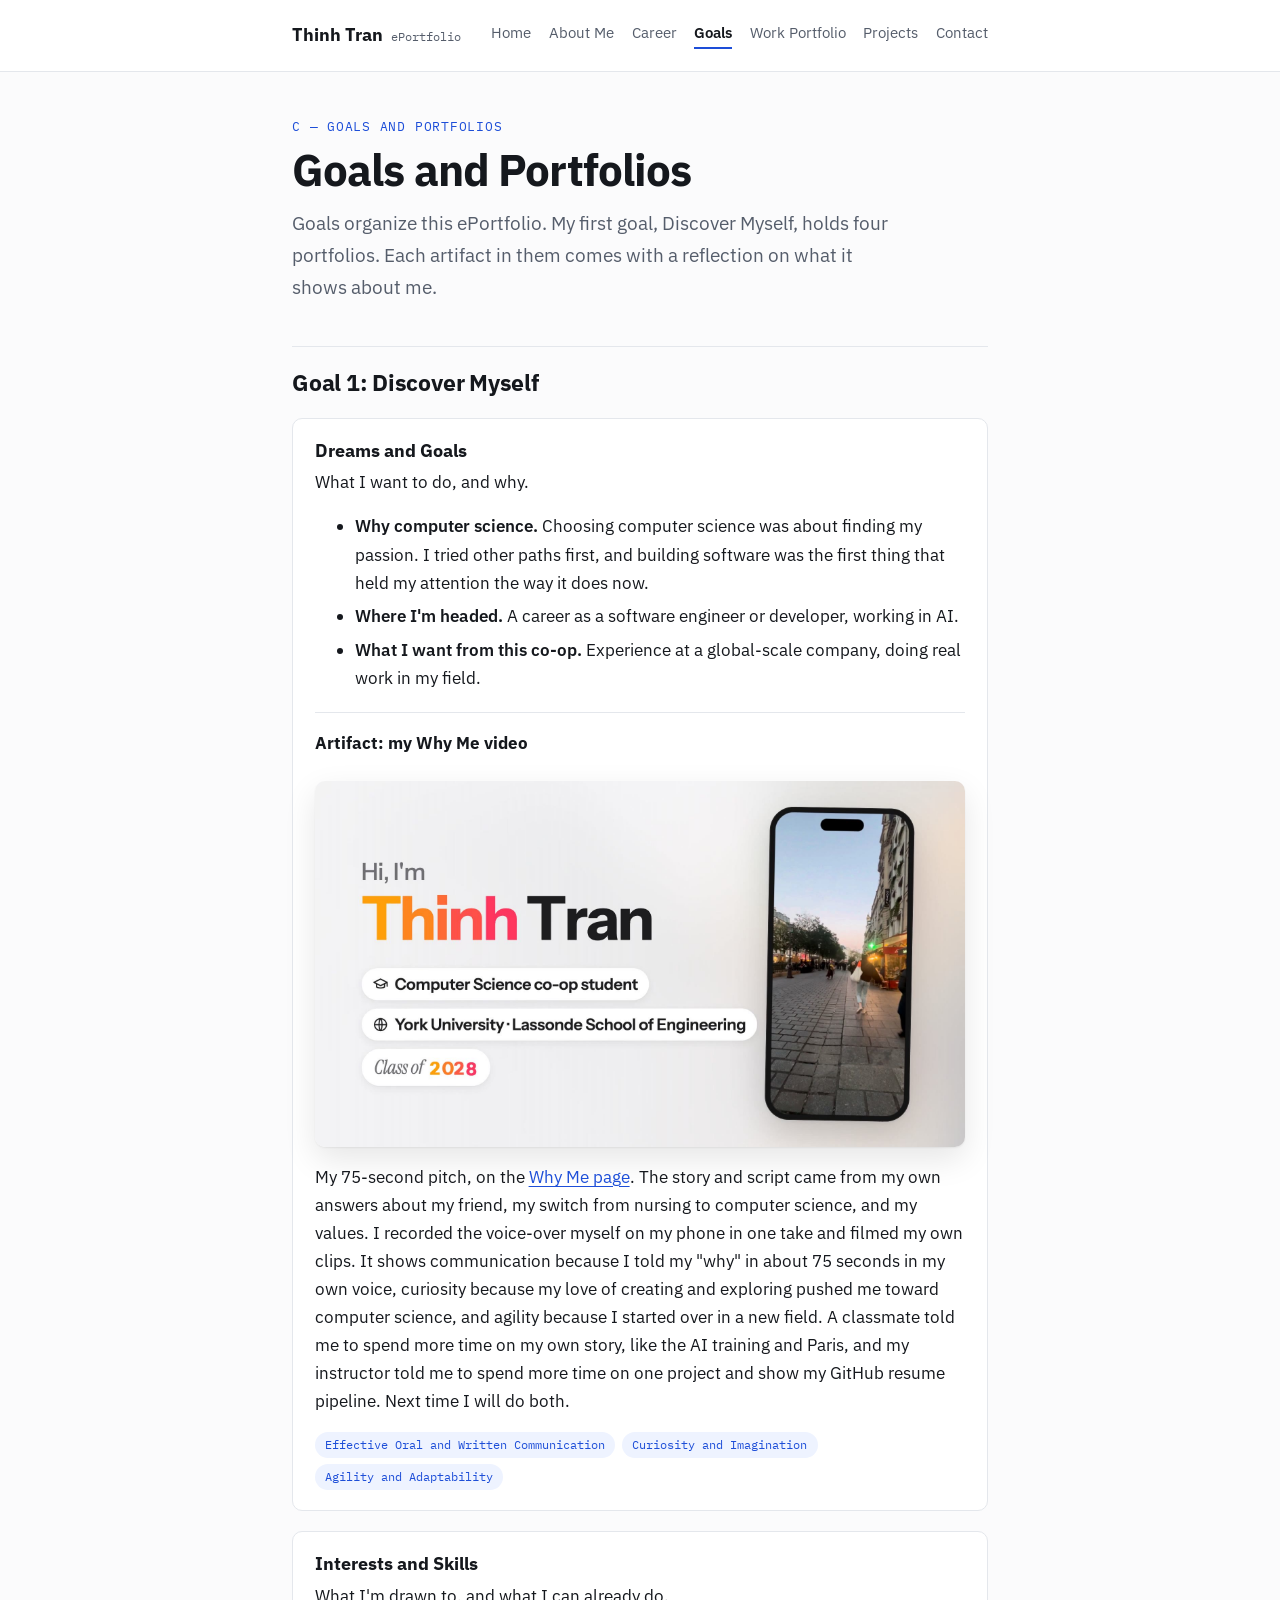
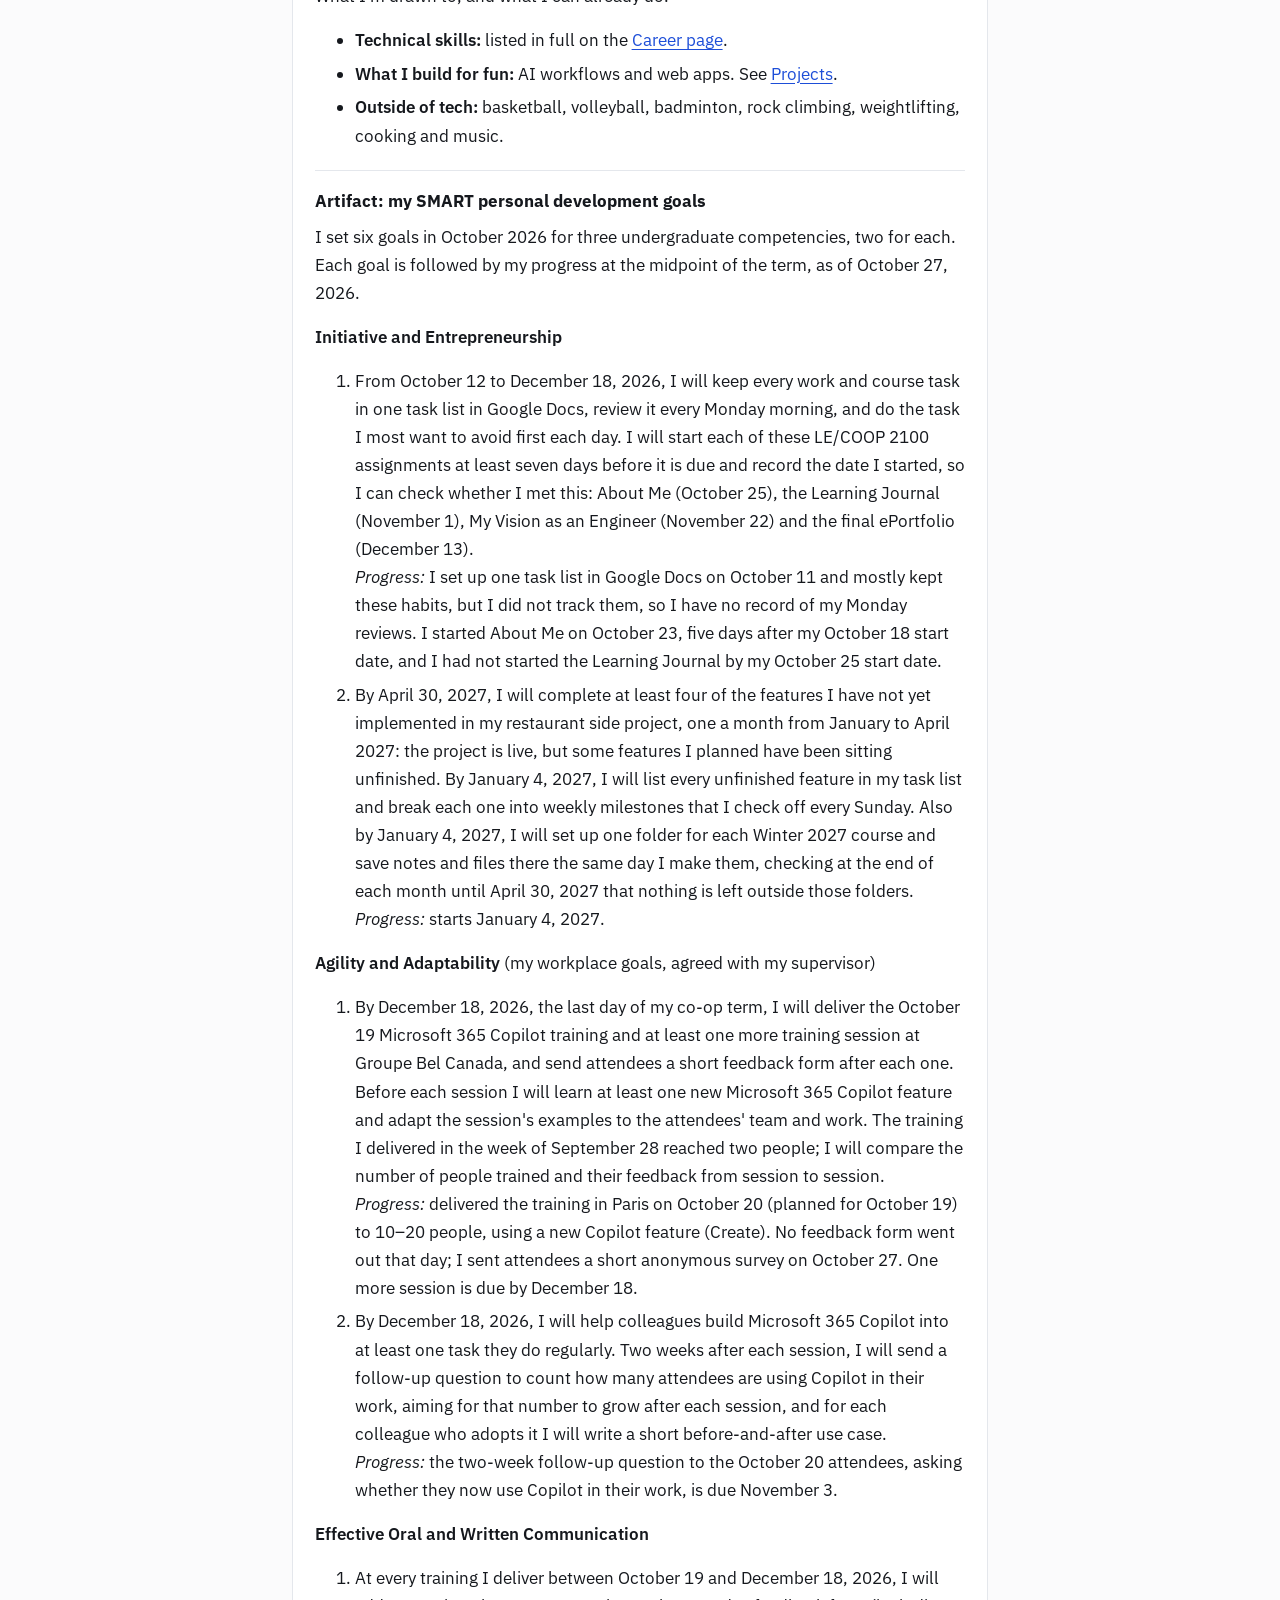
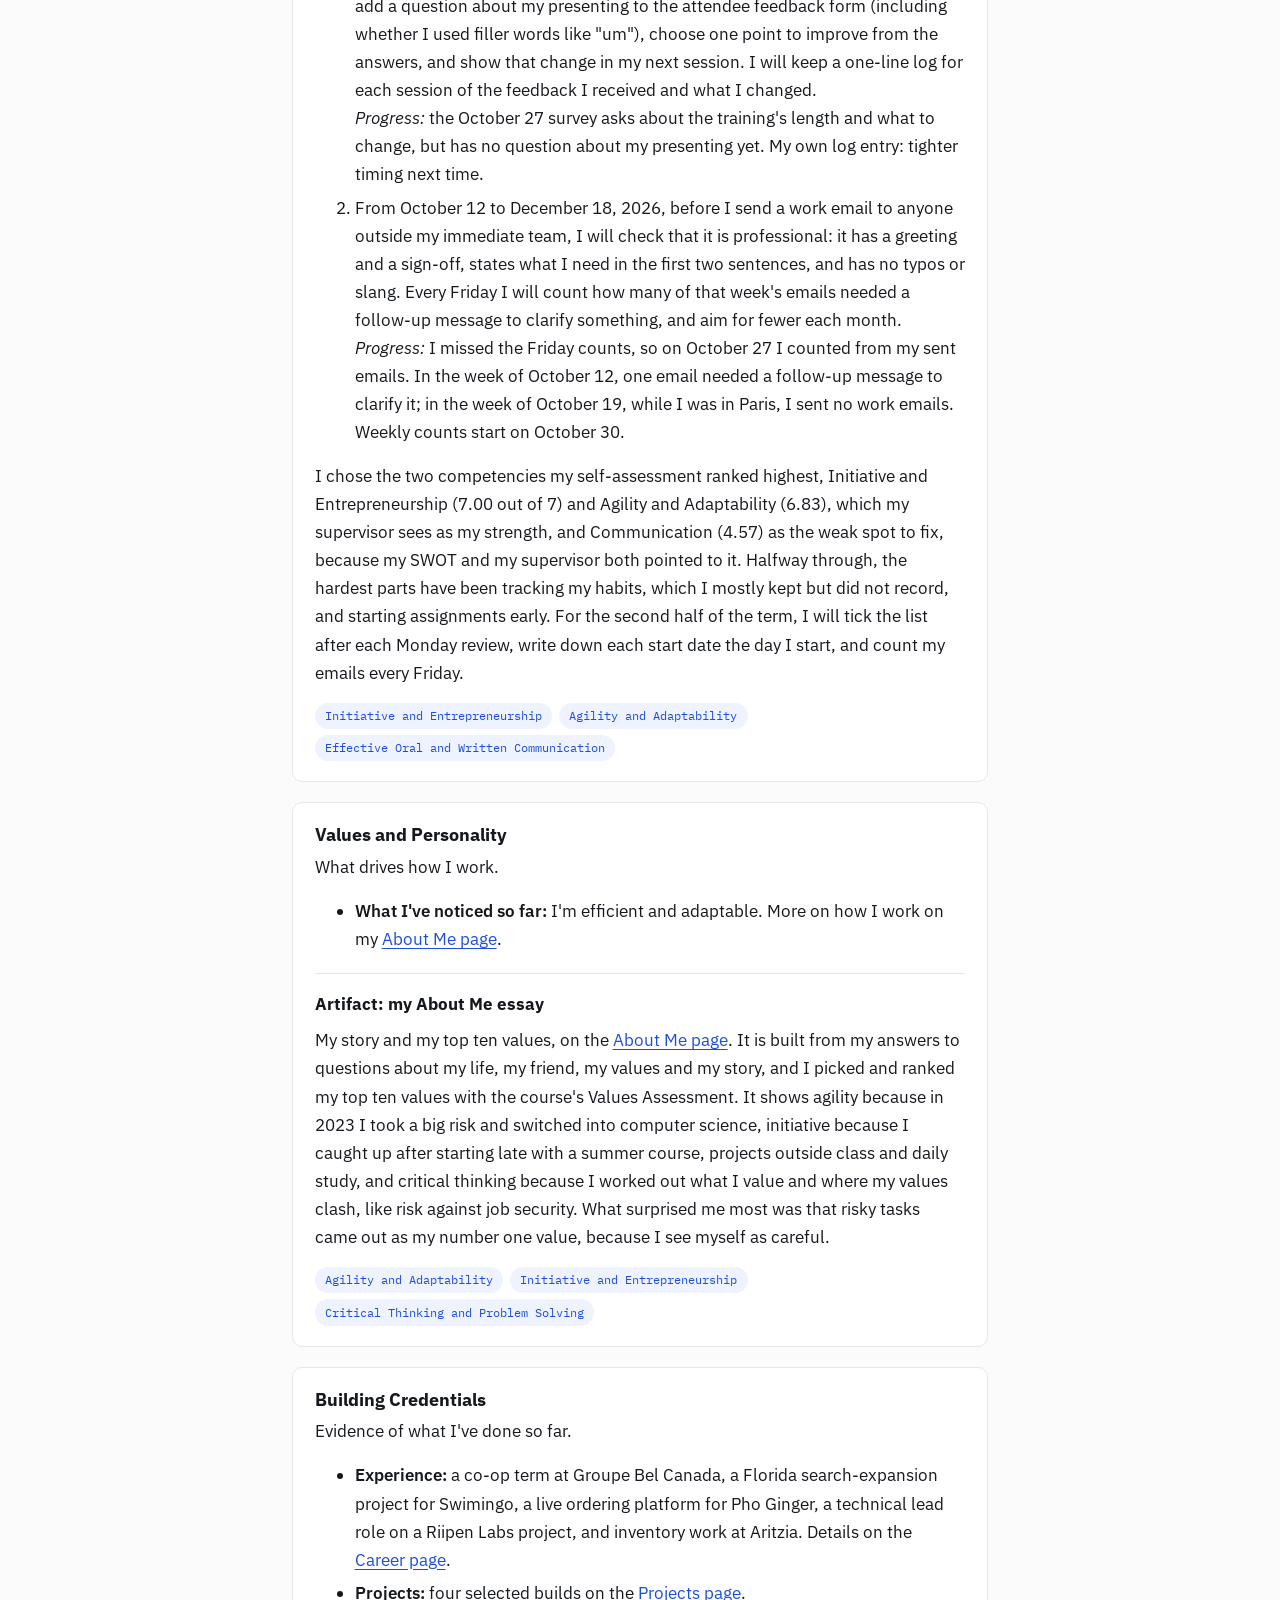
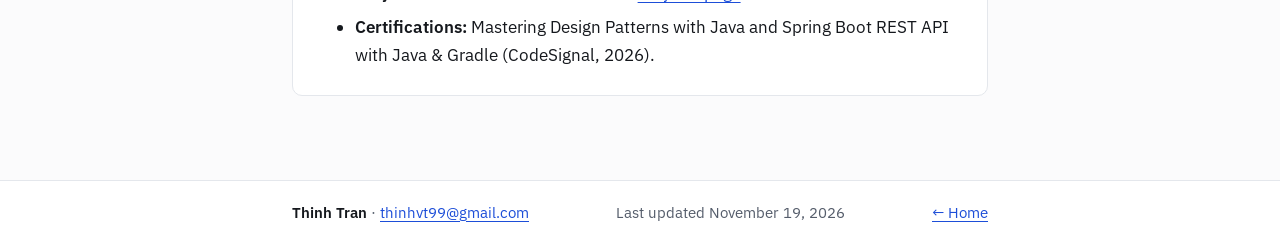
<file: docs/goals.html>
<!doctype html>
<html lang="en">
<head>
<meta charset="utf-8">
<meta name="viewport" content="width=device-width, initial-scale=1">
<meta name="robots" content="noindex">
<title>Goals and Portfolios — Thinh Tran</title>
<meta name="description" content="Thinh Tran's goals, and the portfolios of evidence that document progress toward them.">
<link rel="preconnect" href="https://fonts.googleapis.com">
<link rel="preconnect" href="https://fonts.gstatic.com" crossorigin>
<link href="https://fonts.googleapis.com/css2?family=IBM+Plex+Mono:wght@400;500&family=IBM+Plex+Sans:wght@400;500;600;700&display=swap" rel="stylesheet">
<link rel="stylesheet" href="style.css">
</head>
<body class="page-goals">
<a class="skip" href="#main">Skip to content</a>
<header class="site-header">
  <div class="wrap header-row">
    <a class="wordmark" href="index.html">Thinh Tran<span class="wordmark-sub">ePortfolio</span></a>
    <nav aria-label="Main">
      <ul class="nav">
        <li><a href="index.html">Home</a></li>
        <li><a href="about.html">About Me</a></li>
        <li><a href="career.html">Career</a></li>
        <li><a href="goals.html" aria-current="page">Goals</a></li>
        <li><a href="work-portfolio.html">Work Portfolio</a></li>
        <li><a href="projects.html">Projects</a></li>
        <li><a href="contact.html">Contact</a></li>
      </ul>
    </nav>
  </div>
</header>
<main id="main" class="wrap">
<p class="eyebrow">C — Goals and Portfolios</p>
<h1 id="goals-and-portfolios">Goals and Portfolios</h1>
<p class="lede">Goals organize this ePortfolio. My first goal, Discover Myself, holds four portfolios. Each artifact in them comes with a reflection on what it shows about me.</p>

<h2 id="goal-1-discover-myself">Goal 1: Discover Myself</h2>
<div class="card">
<h3 id="dreams-and-goals">Dreams and Goals</h3>
<p>What I want to do, and why.</p>
<ul>
<li><strong>Why computer science.</strong> Choosing computer science was about finding my passion. I tried other paths first, and building software was the first thing that held my attention the way it does now.</li>
<li><strong>Where I'm headed.</strong> A career as a software engineer or developer, working in AI.</li>
<li><strong>What I want from this co-op.</strong> Experience at a global-scale company, doing real work in my field.</li>
</ul>
<div class="artifact">
<h4 id="artifact-my-why-me-video">Artifact: my Why Me video</h4>
<figure class="photo">
<a href="why-me.html"><img src="media/why-me-poster.jpg" alt="Opening frame of my Why Me video" loading="lazy"></a>
</figure>
<p>My 75-second pitch, on the <a href="why-me.html">Why Me page</a>. The story and script came from my own answers about my friend, my switch from nursing to computer science, and my values. I recorded the voice-over myself on my phone in one take and filmed my own clips. It shows communication because I told my "why" in about 75 seconds in my own voice, curiosity because my love of creating and exploring pushed me toward computer science, and agility because I started over in a new field. A classmate told me to spend more time on my own story, like the AI training and Paris, and my instructor told me to spend more time on one project and show my GitHub resume pipeline. Next time I will do both.</p>
<ul class="tags"><li>Effective Oral and Written Communication</li><li>Curiosity and Imagination</li><li>Agility and Adaptability</li></ul>
</div>
</div>
<div class="card">
<h3 id="interests-and-skills">Interests and Skills</h3>
<p>What I'm drawn to, and what I can already do.</p>
<ul>
<li><strong>Technical skills:</strong> listed in full on the <a href="career.html#skills">Career page</a>.</li>
<li><strong>What I build for fun:</strong> AI workflows and web apps. See <a href="projects.html">Projects</a>.</li>
<li><strong>Outside of tech:</strong> basketball, volleyball, badminton, rock climbing, weightlifting, cooking and music.</li>
</ul>
<div class="artifact">
<h4 id="artifact-my-smart-personal-development-goals">Artifact: my SMART personal development goals</h4>
<p>I set six goals in October 2026 for three undergraduate competencies, two for each. Each goal is followed by my progress at the midpoint of the term, as of October 27, 2026.</p>
<p><strong>Initiative and Entrepreneurship</strong></p>
<ol>
<li>From October 12 to December 18, 2026, I will keep every work and course task in one task list in Google Docs, review it every Monday morning, and do the task I most want to avoid first each day. I will start each of these LE/COOP 2100 assignments at least seven days before it is due and record the date I started, so I can check whether I met this: About Me (October 25), the Learning Journal (November 1), My Vision as an Engineer (November 22) and the final ePortfolio (December 13).<br><em>Progress:</em> I set up one task list in Google Docs on October 11 and mostly kept these habits, but I did not track them, so I have no record of my Monday reviews. I started About Me on October 23, five days after my October 18 start date, and I had not started the Learning Journal by my October 25 start date.</li>
<li>By April 30, 2027, I will complete at least four of the features I have not yet implemented in my restaurant side project, one a month from January to April 2027: the project is live, but some features I planned have been sitting unfinished. By January 4, 2027, I will list every unfinished feature in my task list and break each one into weekly milestones that I check off every Sunday. Also by January 4, 2027, I will set up one folder for each Winter 2027 course and save notes and files there the same day I make them, checking at the end of each month until April 30, 2027 that nothing is left outside those folders.<br><em>Progress:</em> starts January 4, 2027.</li>
</ol>
<p><strong>Agility and Adaptability</strong> (my workplace goals, agreed with my supervisor)</p>
<ol>
<li>By December 18, 2026, the last day of my co-op term, I will deliver the October 19 Microsoft 365 Copilot training and at least one more training session at Groupe Bel Canada, and send attendees a short feedback form after each one. Before each session I will learn at least one new Microsoft 365 Copilot feature and adapt the session's examples to the attendees' team and work. The training I delivered in the week of September 28 reached two people; I will compare the number of people trained and their feedback from session to session.<br><em>Progress:</em> delivered the training in Paris on October 20 (planned for October 19) to 10–20 people, using a new Copilot feature (Create). No feedback form went out that day; I sent attendees a short anonymous survey on October 27. One more session is due by December 18.</li>
<li>By December 18, 2026, I will help colleagues build Microsoft 365 Copilot into at least one task they do regularly. Two weeks after each session, I will send a follow-up question to count how many attendees are using Copilot in their work, aiming for that number to grow after each session, and for each colleague who adopts it I will write a short before-and-after use case.<br><em>Progress:</em> the two-week follow-up question to the October 20 attendees, asking whether they now use Copilot in their work, is due November 3.</li>
</ol>
<p><strong>Effective Oral and Written Communication</strong></p>
<ol>
<li>At every training I deliver between October 19 and December 18, 2026, I will add a question about my presenting to the attendee feedback form (including whether I used filler words like "um"), choose one point to improve from the answers, and show that change in my next session. I will keep a one-line log for each session of the feedback I received and what I changed.<br><em>Progress:</em> the October 27 survey asks about the training's length and what to change, but has no question about my presenting yet. My own log entry: tighter timing next time.</li>
<li>From October 12 to December 18, 2026, before I send a work email to anyone outside my immediate team, I will check that it is professional: it has a greeting and a sign-off, states what I need in the first two sentences, and has no typos or slang. Every Friday I will count how many of that week's emails needed a follow-up message to clarify something, and aim for fewer each month.<br><em>Progress:</em> I missed the Friday counts, so on October 27 I counted from my sent emails. In the week of October 12, one email needed a follow-up message to clarify it; in the week of October 19, while I was in Paris, I sent no work emails. Weekly counts start on October 30.</li>
</ol>
<p>I chose the two competencies my self-assessment ranked highest, Initiative and Entrepreneurship (7.00 out of 7) and Agility and Adaptability (6.83), which my supervisor sees as my strength, and Communication (4.57) as the weak spot to fix, because my SWOT and my supervisor both pointed to it. Halfway through, the hardest parts have been tracking my habits, which I mostly kept but did not record, and starting assignments early. For the second half of the term, I will tick the list after each Monday review, write down each start date the day I start, and count my emails every Friday.</p>
<ul class="tags"><li>Initiative and Entrepreneurship</li><li>Agility and Adaptability</li><li>Effective Oral and Written Communication</li></ul>
</div>
</div>
<div class="card">
<h3 id="values-and-personality">Values and Personality</h3>
<p>What drives how I work.</p>
<ul>
<li><strong>What I've noticed so far:</strong> I'm efficient and adaptable. More on how I work on my <a href="about.html#what-i-bring-to-an-employer">About Me page</a>.</li>
</ul>
<div class="artifact">
<h4 id="artifact-my-about-me-essay">Artifact: my About Me essay</h4>
<p>My story and my top ten values, on the <a href="about.html">About Me page</a>. It is built from my answers to questions about my life, my friend, my values and my story, and I picked and ranked my top ten values with the course's Values Assessment. It shows agility because in 2023 I took a big risk and switched into computer science, initiative because I caught up after starting late with a summer course, projects outside class and daily study, and critical thinking because I worked out what I value and where my values clash, like risk against job security. What surprised me most was that risky tasks came out as my number one value, because I see myself as careful.</p>
<ul class="tags"><li>Agility and Adaptability</li><li>Initiative and Entrepreneurship</li><li>Critical Thinking and Problem Solving</li></ul>
</div>
</div>
<div class="card">
<h3 id="building-credentials">Building Credentials</h3>
<p>Evidence of what I've done so far.</p>
<ul>
<li><strong>Experience:</strong> a co-op term at Groupe Bel Canada, a Florida search-expansion project for Swimingo, a live ordering platform for Pho Ginger, a technical lead role on a Riipen Labs project, and inventory work at Aritzia. Details on the <a href="career.html#experience">Career page</a>.</li>
<li><strong>Projects:</strong> four selected builds on the <a href="projects.html">Projects page</a>.</li>
<li><strong>Certifications:</strong> Mastering Design Patterns with Java and Spring Boot REST API with Java &amp; Gradle (CodeSignal, 2026).</li>
</ul>
</div>
</main>
<footer class="site-footer">
  <div class="wrap footer-row">
    <p><strong>Thinh Tran</strong> · <a href="mailto:thinhvt99@gmail.com">thinhvt99@gmail.com</a></p>
    <p class="updated">Last updated November 19, 2026</p>
    <p><a class="home-link" href="index.html">&larr; Home</a></p>
  </div>
</footer>
</body>
</html>
</file>
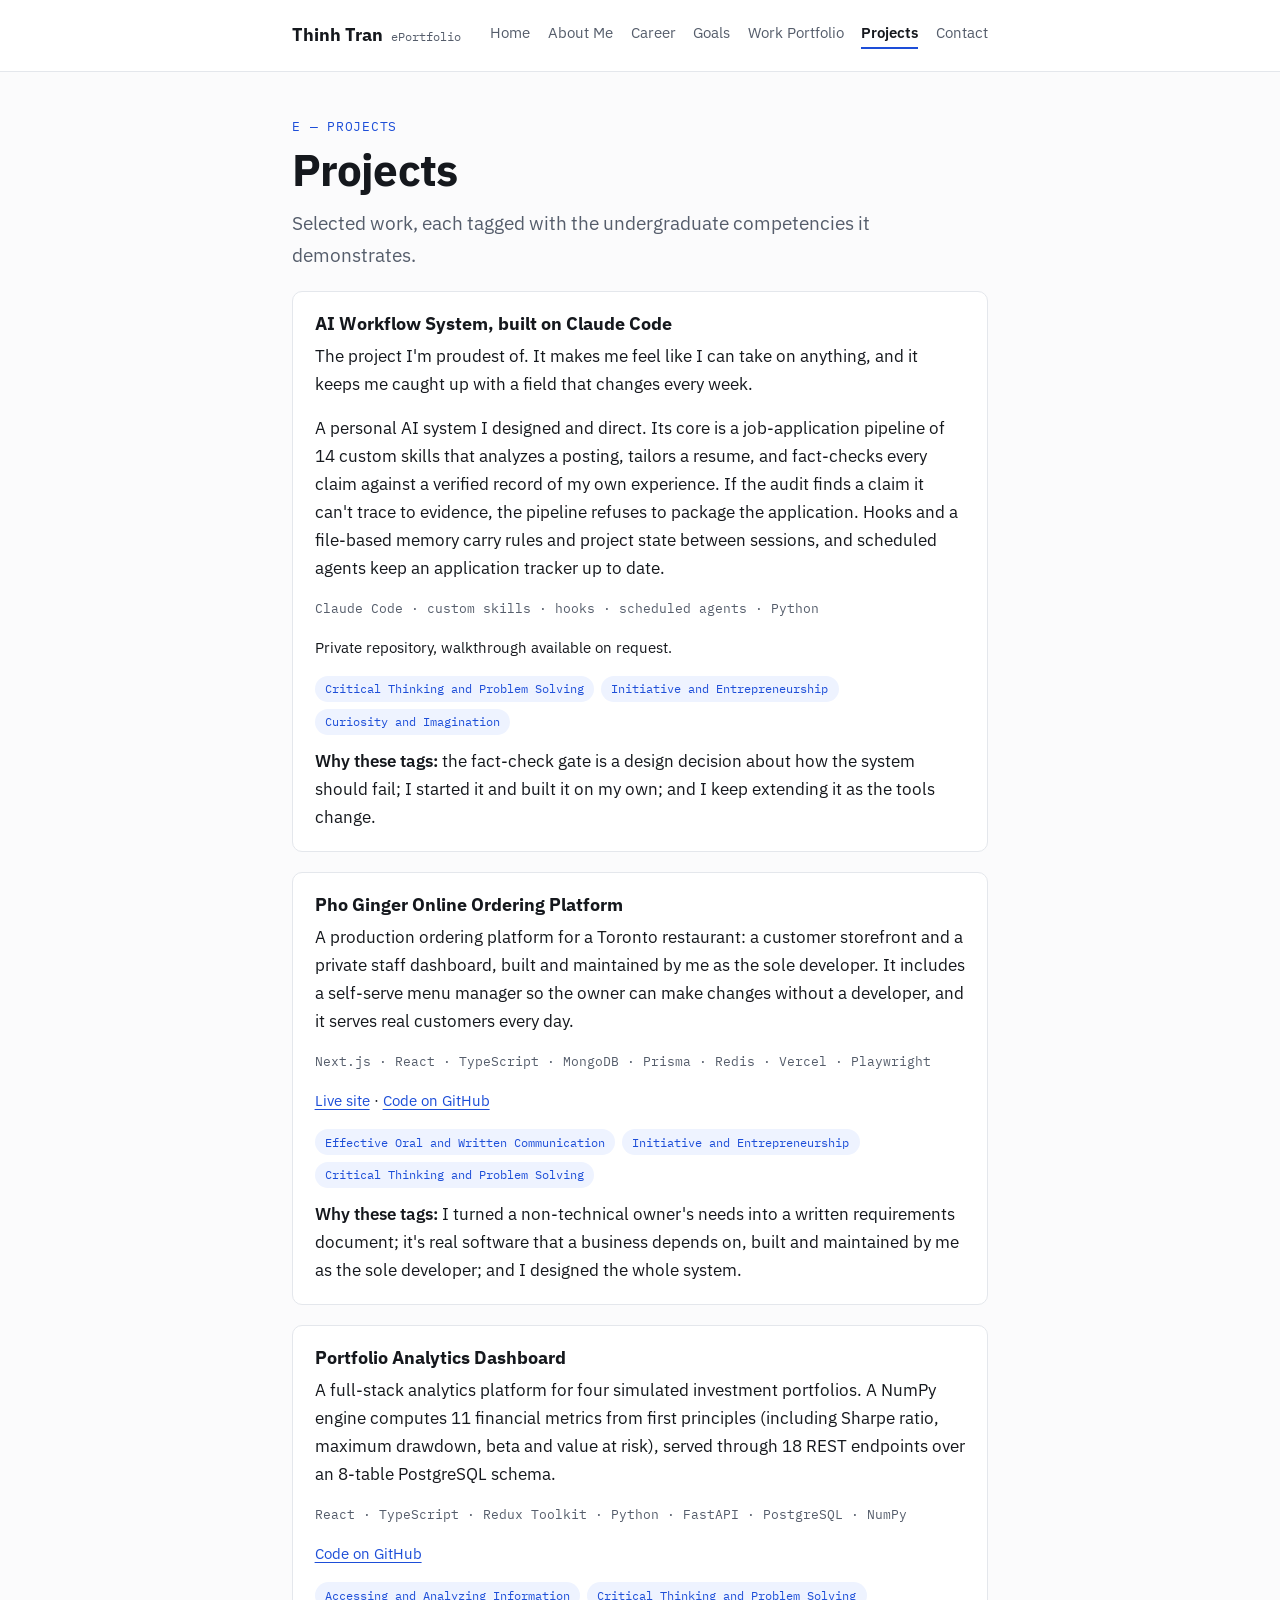
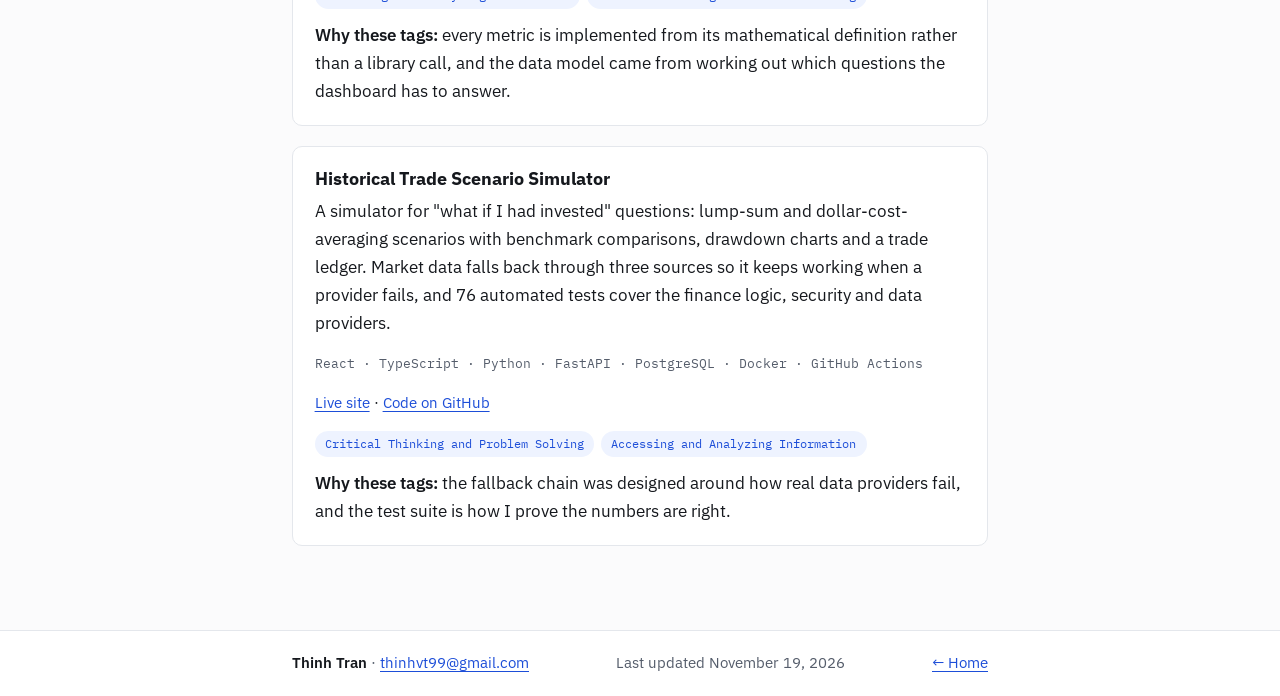
<file: docs/projects.html>
<!doctype html>
<html lang="en">
<head>
<meta charset="utf-8">
<meta name="viewport" content="width=device-width, initial-scale=1">
<meta name="robots" content="noindex">
<title>Projects — Thinh Tran</title>
<meta name="description" content="Selected software projects by Thinh Tran, tagged with the undergraduate competencies they demonstrate.">
<link rel="preconnect" href="https://fonts.googleapis.com">
<link rel="preconnect" href="https://fonts.gstatic.com" crossorigin>
<link href="https://fonts.googleapis.com/css2?family=IBM+Plex+Mono:wght@400;500&family=IBM+Plex+Sans:wght@400;500;600;700&display=swap" rel="stylesheet">
<link rel="stylesheet" href="style.css">
</head>
<body class="page-projects">
<a class="skip" href="#main">Skip to content</a>
<header class="site-header">
  <div class="wrap header-row">
    <a class="wordmark" href="index.html">Thinh Tran<span class="wordmark-sub">ePortfolio</span></a>
    <nav aria-label="Main">
      <ul class="nav">
        <li><a href="index.html">Home</a></li>
        <li><a href="about.html">About Me</a></li>
        <li><a href="career.html">Career</a></li>
        <li><a href="goals.html">Goals</a></li>
        <li><a href="work-portfolio.html">Work Portfolio</a></li>
        <li><a href="projects.html" aria-current="page">Projects</a></li>
        <li><a href="contact.html">Contact</a></li>
      </ul>
    </nav>
  </div>
</header>
<main id="main" class="wrap">
<p class="eyebrow">E — Projects</p>
<h1 id="projects">Projects</h1>
<p class="lede">Selected work, each tagged with the undergraduate competencies it demonstrates.</p>

<div class="card">
<h3 id="ai-workflow-system-built-on-claude-code">AI Workflow System, built on Claude Code</h3>
<p>The project I'm proudest of. It makes me feel like I can take on anything, and it keeps me caught up with a field that changes every week.</p>
<p>A personal AI system I designed and direct. Its core is a job-application pipeline of 14 custom skills that analyzes a posting, tailors a resume, and fact-checks every claim against a verified record of my own experience. If the audit finds a claim it can't trace to evidence, the pipeline refuses to package the application. Hooks and a file-based memory carry rules and project state between sessions, and scheduled agents keep an application tracker up to date.</p>
<p class="stack">Claude Code · custom skills · hooks · scheduled agents · Python</p>
<p class="links">Private repository, walkthrough available on request.</p>
<ul class="tags"><li>Critical Thinking and Problem Solving</li><li>Initiative and Entrepreneurship</li><li>Curiosity and Imagination</li></ul>
<p><strong>Why these tags:</strong> the fact-check gate is a design decision about how the system should fail; I started it and built it on my own; and I keep extending it as the tools change.</p>
</div>
<div class="card">
<h3 id="pho-ginger-online-ordering-platform">Pho Ginger Online Ordering Platform</h3>
<p>A production ordering platform for a Toronto restaurant: a customer storefront and a private staff dashboard, built and maintained by me as the sole developer. It includes a self-serve menu manager so the owner can make changes without a developer, and it serves real customers every day.</p>
<p class="stack">Next.js · React · TypeScript · MongoDB · Prisma · Redis · Vercel · Playwright</p>
<p class="links"><a href="https://gingercuisine.ca">Live site</a> · <a href="https://github.com/tvtrvn/gingercuisine-app">Code on GitHub</a></p>
<ul class="tags"><li>Effective Oral and Written Communication</li><li>Initiative and Entrepreneurship</li><li>Critical Thinking and Problem Solving</li></ul>
<p><strong>Why these tags:</strong> I turned a non-technical owner's needs into a written requirements document; it's real software that a business depends on, built and maintained by me as the sole developer; and I designed the whole system.</p>
</div>
<div class="card">
<h3 id="portfolio-analytics-dashboard">Portfolio Analytics Dashboard</h3>
<p>A full-stack analytics platform for four simulated investment portfolios. A NumPy engine computes 11 financial metrics from first principles (including Sharpe ratio, maximum drawdown, beta and value at risk), served through 18 REST endpoints over an 8-table PostgreSQL schema.</p>
<p class="stack">React · TypeScript · Redux Toolkit · Python · FastAPI · PostgreSQL · NumPy</p>
<p class="links"><a href="https://github.com/tvtrvn/portfolio-analytics-dashboard">Code on GitHub</a></p>
<ul class="tags"><li>Accessing and Analyzing Information</li><li>Critical Thinking and Problem Solving</li></ul>
<p><strong>Why these tags:</strong> every metric is implemented from its mathematical definition rather than a library call, and the data model came from working out which questions the dashboard has to answer.</p>
</div>
<div class="card">
<h3 id="historical-trade-scenario-simulator">Historical Trade Scenario Simulator</h3>
<p>A simulator for "what if I had invested" questions: lump-sum and dollar-cost-averaging scenarios with benchmark comparisons, drawdown charts and a trade ledger. Market data falls back through three sources so it keeps working when a provider fails, and 76 automated tests cover the finance logic, security and data providers.</p>
<p class="stack">React · TypeScript · Python · FastAPI · PostgreSQL · Docker · GitHub Actions</p>
<p class="links"><a href="https://historical-trade-sim.vercel.app">Live site</a> · <a href="https://github.com/tvtrvn/historical-trade-sim">Code on GitHub</a></p>
<ul class="tags"><li>Critical Thinking and Problem Solving</li><li>Accessing and Analyzing Information</li></ul>
<p><strong>Why these tags:</strong> the fallback chain was designed around how real data providers fail, and the test suite is how I prove the numbers are right.</p>
</div>
</main>
<footer class="site-footer">
  <div class="wrap footer-row">
    <p><strong>Thinh Tran</strong> · <a href="mailto:thinhvt99@gmail.com">thinhvt99@gmail.com</a></p>
    <p class="updated">Last updated November 19, 2026</p>
    <p><a class="home-link" href="index.html">&larr; Home</a></p>
  </div>
</footer>
</body>
</html>
</file>
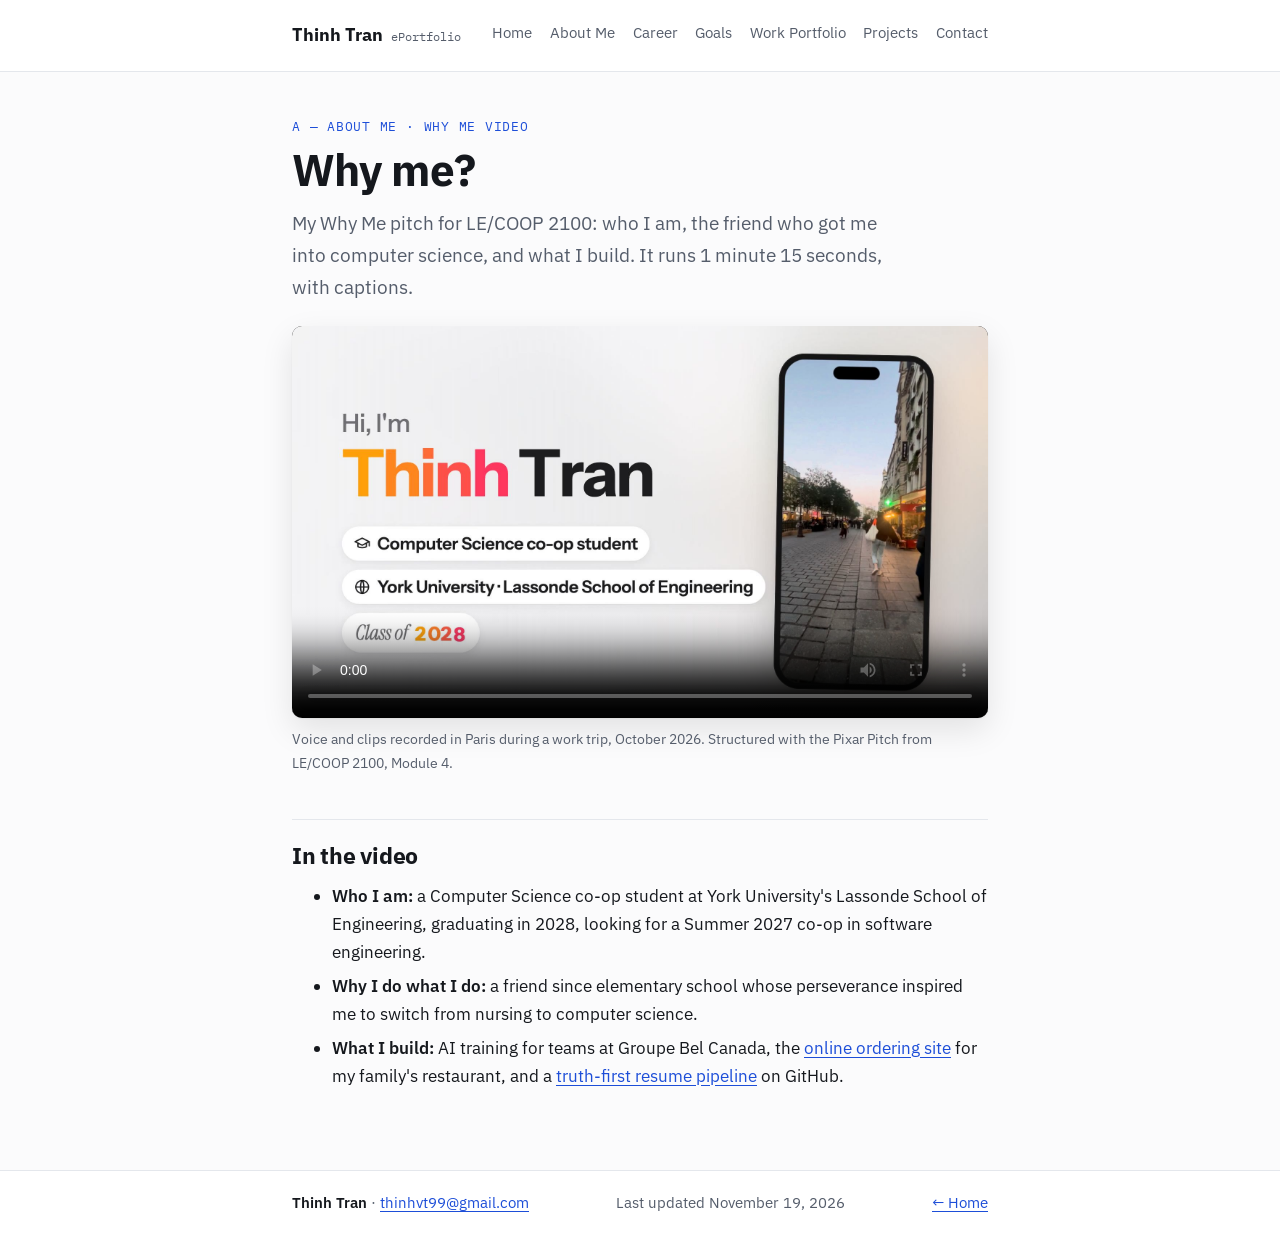
<file: docs/why-me.html>
<!doctype html>
<html lang="en">
<head>
<meta charset="utf-8">
<meta name="viewport" content="width=device-width, initial-scale=1">
<meta name="robots" content="noindex">
<title>Why Me? — Thinh Tran</title>
<meta name="description" content="Thinh Tran's 75-second Why Me pitch video: who he is, why he switched into computer science, and what he builds.">
<link rel="preconnect" href="https://fonts.googleapis.com">
<link rel="preconnect" href="https://fonts.gstatic.com" crossorigin>
<link href="https://fonts.googleapis.com/css2?family=IBM+Plex+Mono:wght@400;500&family=IBM+Plex+Sans:wght@400;500;600;700&display=swap" rel="stylesheet">
<link rel="stylesheet" href="style.css">
</head>
<body class="page-why-me">
<a class="skip" href="#main">Skip to content</a>
<header class="site-header">
  <div class="wrap header-row">
    <a class="wordmark" href="index.html">Thinh Tran<span class="wordmark-sub">ePortfolio</span></a>
    <nav aria-label="Main">
      <ul class="nav">
        <li><a href="index.html">Home</a></li>
        <li><a href="about.html">About Me</a></li>
        <li><a href="career.html">Career</a></li>
        <li><a href="goals.html">Goals</a></li>
        <li><a href="work-portfolio.html">Work Portfolio</a></li>
        <li><a href="projects.html">Projects</a></li>
        <li><a href="contact.html">Contact</a></li>
      </ul>
    </nav>
  </div>
</header>
<main id="main" class="wrap">
<p class="eyebrow">A — About Me · Why Me video</p>
<h1 id="why-me">Why me?</h1>
<p class="lede">My Why Me pitch for LE/COOP 2100: who I am, the friend who got me into computer science, and what I build. It runs 1 minute 15 seconds, with captions.</p>

<figure class="video">
<video controls playsinline preload="metadata" poster="media/why-me-poster.jpg" width="1920" height="1080">
<source src="media/why-me.mp4" type="video/mp4">
<track kind="captions" src="media/why-me.vtt" srclang="en" label="English" default>
</video>
<figcaption>Voice and clips recorded in Paris during a work trip, October 2026. Structured with the Pixar Pitch from LE/COOP 2100, Module 4.</figcaption>
</figure>

<h2 id="in-the-video">In the video</h2>
<ul>
<li><strong>Who I am:</strong> a Computer Science co-op student at York University's Lassonde School of Engineering, graduating in 2028, looking for a Summer 2027 co-op in software engineering.</li>
<li><strong>Why I do what I do:</strong> a friend since elementary school whose perseverance inspired me to switch from nursing to computer science.</li>
<li><strong>What I build:</strong> AI training for teams at Groupe Bel Canada, the <a href="https://gingercuisine.ca/">online ordering site</a> for my family's restaurant, and a <a href="https://github.com/tvtrvn/truth-first-resume-pipeline">truth-first resume pipeline</a> on GitHub.</li>
</ul>
</main>
<footer class="site-footer">
  <div class="wrap footer-row">
    <p><strong>Thinh Tran</strong> · <a href="mailto:thinhvt99@gmail.com">thinhvt99@gmail.com</a></p>
    <p class="updated">Last updated November 19, 2026</p>
    <p><a class="home-link" href="index.html">&larr; Home</a></p>
  </div>
</footer>
</body>
</html>
</file>
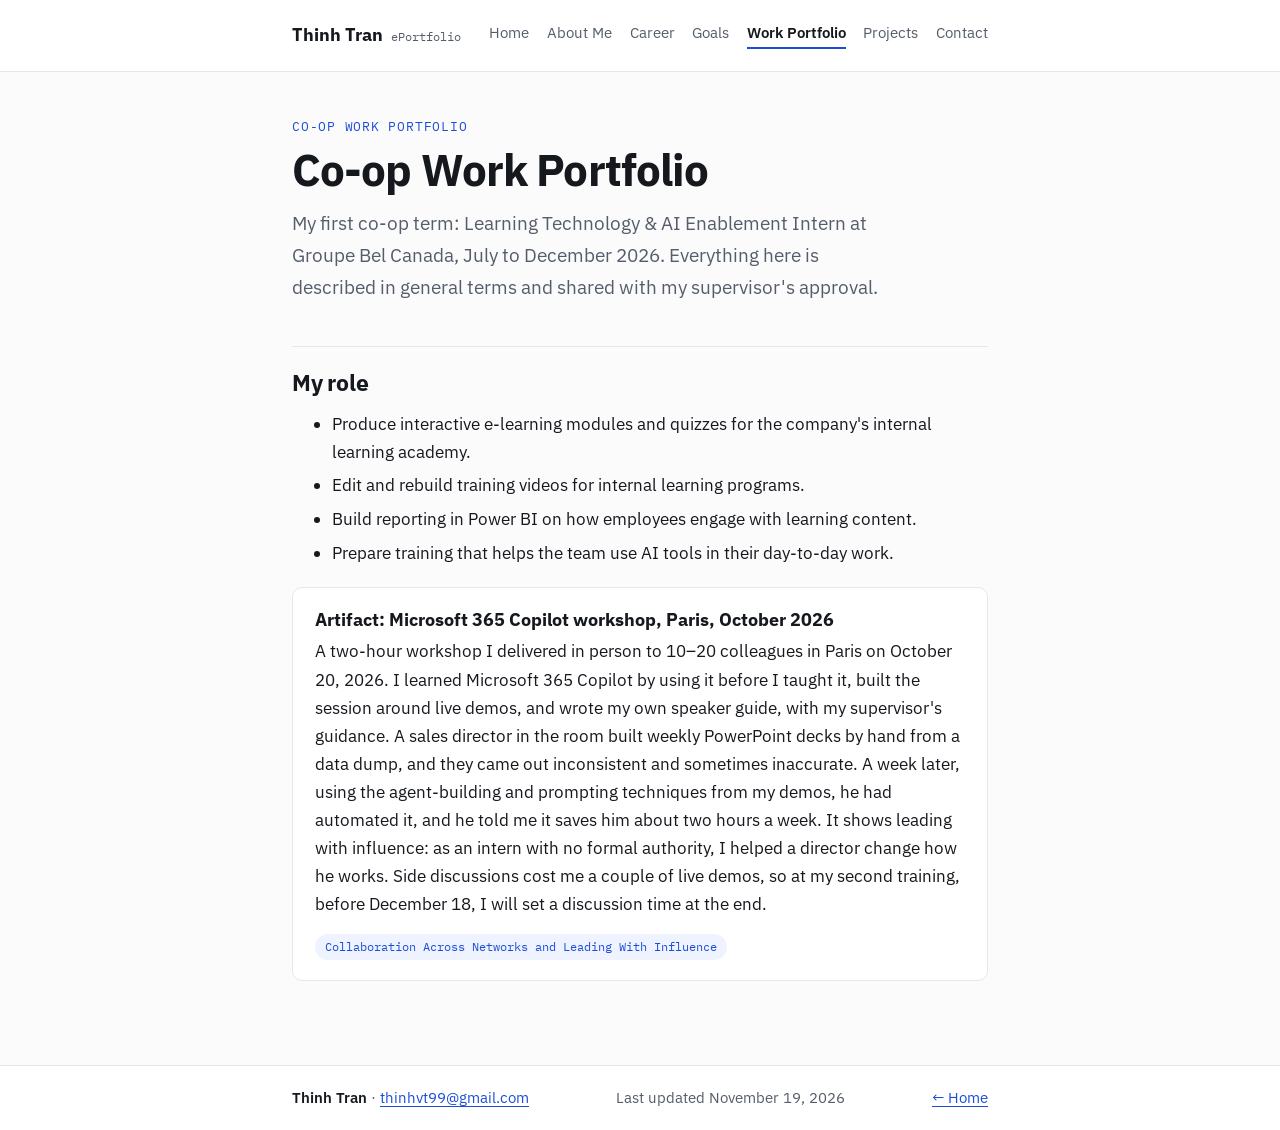
<file: docs/work-portfolio.html>
<!doctype html>
<html lang="en">
<head>
<meta charset="utf-8">
<meta name="viewport" content="width=device-width, initial-scale=1">
<meta name="robots" content="noindex">
<title>Work Portfolio — Thinh Tran</title>
<meta name="description" content="Thinh Tran's co-op work at Groupe Bel Canada, described in general terms with his supervisor's approval.">
<link rel="preconnect" href="https://fonts.googleapis.com">
<link rel="preconnect" href="https://fonts.gstatic.com" crossorigin>
<link href="https://fonts.googleapis.com/css2?family=IBM+Plex+Mono:wght@400;500&family=IBM+Plex+Sans:wght@400;500;600;700&display=swap" rel="stylesheet">
<link rel="stylesheet" href="style.css">
</head>
<body class="page-work-portfolio">
<a class="skip" href="#main">Skip to content</a>
<header class="site-header">
  <div class="wrap header-row">
    <a class="wordmark" href="index.html">Thinh Tran<span class="wordmark-sub">ePortfolio</span></a>
    <nav aria-label="Main">
      <ul class="nav">
        <li><a href="index.html">Home</a></li>
        <li><a href="about.html">About Me</a></li>
        <li><a href="career.html">Career</a></li>
        <li><a href="goals.html">Goals</a></li>
        <li><a href="work-portfolio.html" aria-current="page">Work Portfolio</a></li>
        <li><a href="projects.html">Projects</a></li>
        <li><a href="contact.html">Contact</a></li>
      </ul>
    </nav>
  </div>
</header>
<main id="main" class="wrap">
<p class="eyebrow">Co-op Work Portfolio</p>
<h1 id="co-op-work-portfolio">Co-op Work Portfolio</h1>
<p class="lede">My first co-op term: Learning Technology &amp; AI Enablement Intern at Groupe Bel Canada, July to December 2026. Everything here is described in general terms and shared with my supervisor's approval.</p>

<h2 id="my-role">My role</h2>
<ul>
<li>Produce interactive e-learning modules and quizzes for the company's internal learning academy.</li>
<li>Edit and rebuild training videos for internal learning programs.</li>
<li>Build reporting in Power BI on how employees engage with learning content.</li>
<li>Prepare training that helps the team use AI tools in their day-to-day work.</li>
</ul>
<div class="card">
<h3 id="artifact-microsoft-365-copilot-workshop-paris-october-2026">Artifact: Microsoft 365 Copilot workshop, Paris, October 2026</h3>
<p>A two-hour workshop I delivered in person to 10–20 colleagues in Paris on October 20, 2026. I learned Microsoft 365 Copilot by using it before I taught it, built the session around live demos, and wrote my own speaker guide, with my supervisor's guidance. A sales director in the room built weekly PowerPoint decks by hand from a data dump, and they came out inconsistent and sometimes inaccurate. A week later, using the agent-building and prompting techniques from my demos, he had automated it, and he told me it saves him about two hours a week. It shows leading with influence: as an intern with no formal authority, I helped a director change how he works. Side discussions cost me a couple of live demos, so at my second training, before December 18, I will set a discussion time at the end.</p>
<ul class="tags"><li>Collaboration Across Networks and Leading With Influence</li></ul>
</div>
</main>
<footer class="site-footer">
  <div class="wrap footer-row">
    <p><strong>Thinh Tran</strong> · <a href="mailto:thinhvt99@gmail.com">thinhvt99@gmail.com</a></p>
    <p class="updated">Last updated November 19, 2026</p>
    <p><a class="home-link" href="index.html">&larr; Home</a></p>
  </div>
</footer>
</body>
</html>
</file>
<file: docs/style.css>
/* Thinh Tran — ePortfolio. One stylesheet, one type family (+ mono for labels), one accent. */
:root {
  --bg: #fbfbfc;
  --surface: #ffffff;
  --ink: #15181d;
  --muted: #555d6b;
  --rule: #e4e7ec;
  --accent: #1d4ed8;
  --accent-soft: #eef3ff;
  --radius: 10px;
  --sans: "IBM Plex Sans", system-ui, -apple-system, "Segoe UI", Roboto, sans-serif;
  --mono: "IBM Plex Mono", ui-monospace, "SF Mono", Menlo, Consolas, monospace;
}

* { box-sizing: border-box; }
html { -webkit-text-size-adjust: 100%; }
body {
  margin: 0;
  background: var(--bg);
  color: var(--ink);
  font-family: var(--sans);
  font-size: 1.0625rem;
  line-height: 1.65;
}

.wrap { max-width: 46rem; margin: 0 auto; padding-inline: 1.25rem; }

a { color: var(--accent); text-underline-offset: 0.18em; }
a:hover { text-decoration-thickness: 2px; }
:focus-visible { outline: 3px solid var(--accent); outline-offset: 2px; border-radius: 4px; }

.skip {
  position: absolute; left: -999px; top: 0.5rem;
  background: var(--ink); color: #fff; padding: 0.5rem 0.75rem; border-radius: 6px;
}
.skip:focus { left: 0.5rem; }

/* ---------- header ---------- */
.site-header { border-bottom: 1px solid var(--rule); background: var(--surface); }
.header-row {
  display: flex; flex-wrap: wrap; align-items: center; justify-content: space-between;
  gap: 0.75rem 1.5rem; padding-block: 1rem;
}
.wordmark {
  color: var(--ink); text-decoration: none; font-weight: 700; font-size: 1.125rem;
  display: flex; align-items: baseline; gap: 0.5rem;
}
.wordmark-sub { font-family: var(--mono); font-weight: 400; font-size: 0.75rem; color: var(--muted); }
.nav { list-style: none; margin: 0; padding: 0; display: flex; flex-wrap: wrap; gap: 0.25rem 1.1rem; }
.nav a { color: var(--muted); text-decoration: none; font-size: 0.95rem; padding-block: 0.25rem; display: inline-block; }
.nav a:hover { color: var(--ink); }
.nav a[aria-current="page"] { color: var(--ink); font-weight: 600; box-shadow: inset 0 -2px 0 var(--accent); }

/* ---------- page type ---------- */
main { padding-block: 2.75rem 4rem; }
.eyebrow {
  font-family: var(--mono); font-size: 0.8rem; letter-spacing: 0.06em; text-transform: uppercase;
  color: var(--accent); margin: 0 0 0.5rem;
}
h1 { font-size: clamp(2rem, 1.4rem + 2.6vw, 2.75rem); line-height: 1.15; letter-spacing: -0.02em; margin: 0 0 0.75rem; }
h2 {
  font-size: 1.45rem; line-height: 1.3; letter-spacing: -0.01em;
  margin: 2.75rem 0 0.75rem; padding-top: 1.25rem; border-top: 1px solid var(--rule);
}
h3 { font-size: 1.125rem; line-height: 1.35; margin: 1.75rem 0 0.35rem; }
p, ul, ol { margin: 0 0 1rem; }
li { margin-bottom: 0.35rem; }
.lede { font-size: 1.2rem; color: var(--muted); max-width: 38rem; }
strong { font-weight: 600; }

/* ---------- home ---------- */
.purpose {
  background: var(--surface); border: 1px solid var(--rule); border-left: 4px solid var(--accent);
  border-radius: var(--radius); padding: 1.1rem 1.25rem; margin: 1.75rem 0;
}
.purpose p:last-child { margin-bottom: 0; }
.label { font-family: var(--mono); font-size: 0.78rem; letter-spacing: 0.05em; text-transform: uppercase; color: var(--muted); margin: 0 0 0.35rem; }

.toc { list-style: none; padding: 0; margin: 1rem 0 0; display: grid; gap: 0.75rem; }
.toc li { margin: 0; }
.toc a {
  display: block; text-decoration: none; color: var(--ink);
  background: var(--surface); border: 1px solid var(--rule); border-radius: var(--radius);
  padding: 0.95rem 1.15rem; transition: border-color 0.15s ease;
}
.toc a:hover { border-color: var(--accent); }
.toc .toc-title { display: block; font-weight: 600; color: var(--accent); }
.toc .toc-desc { display: block; color: var(--muted); font-size: 0.95rem; }

.status { font-family: var(--mono); font-size: 0.85rem; color: var(--muted); margin-top: 1.25rem; }

/* ---------- entries (career) ---------- */
.entry { margin: 1.5rem 0 1.75rem; }
.entry-head { display: flex; flex-wrap: wrap; justify-content: space-between; gap: 0.1rem 1rem; align-items: baseline; }
.entry-head h3 { margin: 0; }
.entry-meta { font-family: var(--mono); font-size: 0.82rem; color: var(--muted); white-space: nowrap; }
.entry-org { color: var(--muted); margin: 0.1rem 0 0.5rem; }
.entry ul { padding-left: 1.2rem; }
.accomplishment { background: var(--accent-soft); border-radius: 8px; padding: 0.55rem 0.8rem; font-size: 0.97rem; }
.skills-used { font-size: 0.97rem; }

/* ---------- cards (projects, portfolios) ---------- */
.card {
  background: var(--surface); border: 1px solid var(--rule); border-radius: var(--radius);
  padding: 1.25rem 1.35rem; margin: 1.25rem 0;
}
.card h3 { margin-top: 0; }
.card > :last-child { margin-bottom: 0; }
.artifact { border-top: 1px solid var(--rule); margin-top: 1.25rem; padding-top: 1rem; }
.artifact h4 { margin: 0 0 0.5rem; }
.artifact > :last-child { margin-bottom: 0; }
.links { font-size: 0.95rem; }
.stack { font-family: var(--mono); font-size: 0.8rem; color: var(--muted); }

.tags { list-style: none; padding: 0; margin: 0.25rem 0 0.75rem; display: flex; flex-wrap: wrap; gap: 0.4rem; }
.tags li {
  margin: 0; font-family: var(--mono); font-size: 0.75rem; color: var(--accent);
  background: var(--accent-soft); border-radius: 999px; padding: 0.2rem 0.65rem;
}

.coming {
  border: 1px dashed #c3c9d3; border-radius: var(--radius); padding: 0.8rem 1rem;
  color: var(--muted); font-size: 0.95rem; background: transparent;
}
.coming p:last-child { margin-bottom: 0; }

/* ---------- tables ---------- */
.table-scroll { overflow-x: auto; }
table { border-collapse: collapse; width: 100%; font-size: 0.95rem; margin: 0.5rem 0 1.25rem; }
th, td { text-align: left; padding: 0.5rem 0.6rem; border-bottom: 1px solid var(--rule); vertical-align: top; }
th { font-weight: 600; }

/* ---------- footer ---------- */
.site-footer { border-top: 1px solid var(--rule); background: var(--surface); }
.footer-row {
  display: flex; flex-wrap: wrap; justify-content: space-between; gap: 0.25rem 1.5rem;
  padding-block: 1.25rem; font-size: 0.92rem; color: var(--muted);
}
.footer-row p { margin: 0; }
.footer-row strong { color: var(--ink); }

/* ---------- small screens ---------- */
@media (max-width: 560px) {
  body { font-size: 1rem; }
  main { padding-block: 2rem 3rem; }
  .entry-meta { white-space: normal; }
}

/* ---------- print (resume PDF) ---------- */
.print-only { display: none; }
@media print {
  @page { margin: 12mm 14mm; }
  html { font-size: 9.5pt; }
  body { background: #fff; font-size: 1rem; line-height: 1.42; }
  .site-header, .site-footer, .skip, .no-print, .eyebrow { display: none !important; }
  .print-only { display: block; }
  main { padding: 0; max-width: none; }
  h1 { font-size: 2rem; margin-bottom: 0.2rem; }
  h2 { font-size: 1.25rem; margin: 1rem 0 0.4rem; padding-top: 0.5rem; break-after: avoid; }
  h3 { font-size: 1.05rem; margin-top: 0.6rem; }
  p, ul { margin-bottom: 0.45rem; }
  li { margin-bottom: 0.15rem; }
  .entry { margin: 0.7rem 0; }
  .entry-head { break-after: avoid; }
  .entry-org { margin-bottom: 0.25rem; break-after: avoid; }
  .entry ul { break-before: avoid; }
  .accomplishment { background: none; padding: 0; font-size: 1rem; }
  th, td { padding: 0.25rem 0.4rem; font-size: 1rem; }
  a { color: var(--ink); text-decoration: none; }
}

/* ---------- video ---------- */
.video { margin: 1.5rem 0 2rem; }
.video video { width: 100%; height: auto; display: block; border-radius: var(--radius); background: #000; box-shadow: 0 1px 2px rgba(0,0,0,.06), 0 12px 32px rgba(0,0,0,.10); }
.video figcaption { color: var(--muted); font-size: 0.9rem; margin-top: 0.6rem; }
.photo { margin: 1.5rem 0 1rem; }
.photo img { display: block; max-width: 100%; max-height: 640px; width: auto; height: auto; border-radius: var(--radius); box-shadow: 0 1px 2px rgba(0,0,0,.06), 0 12px 32px rgba(0,0,0,.10); }
</file>
